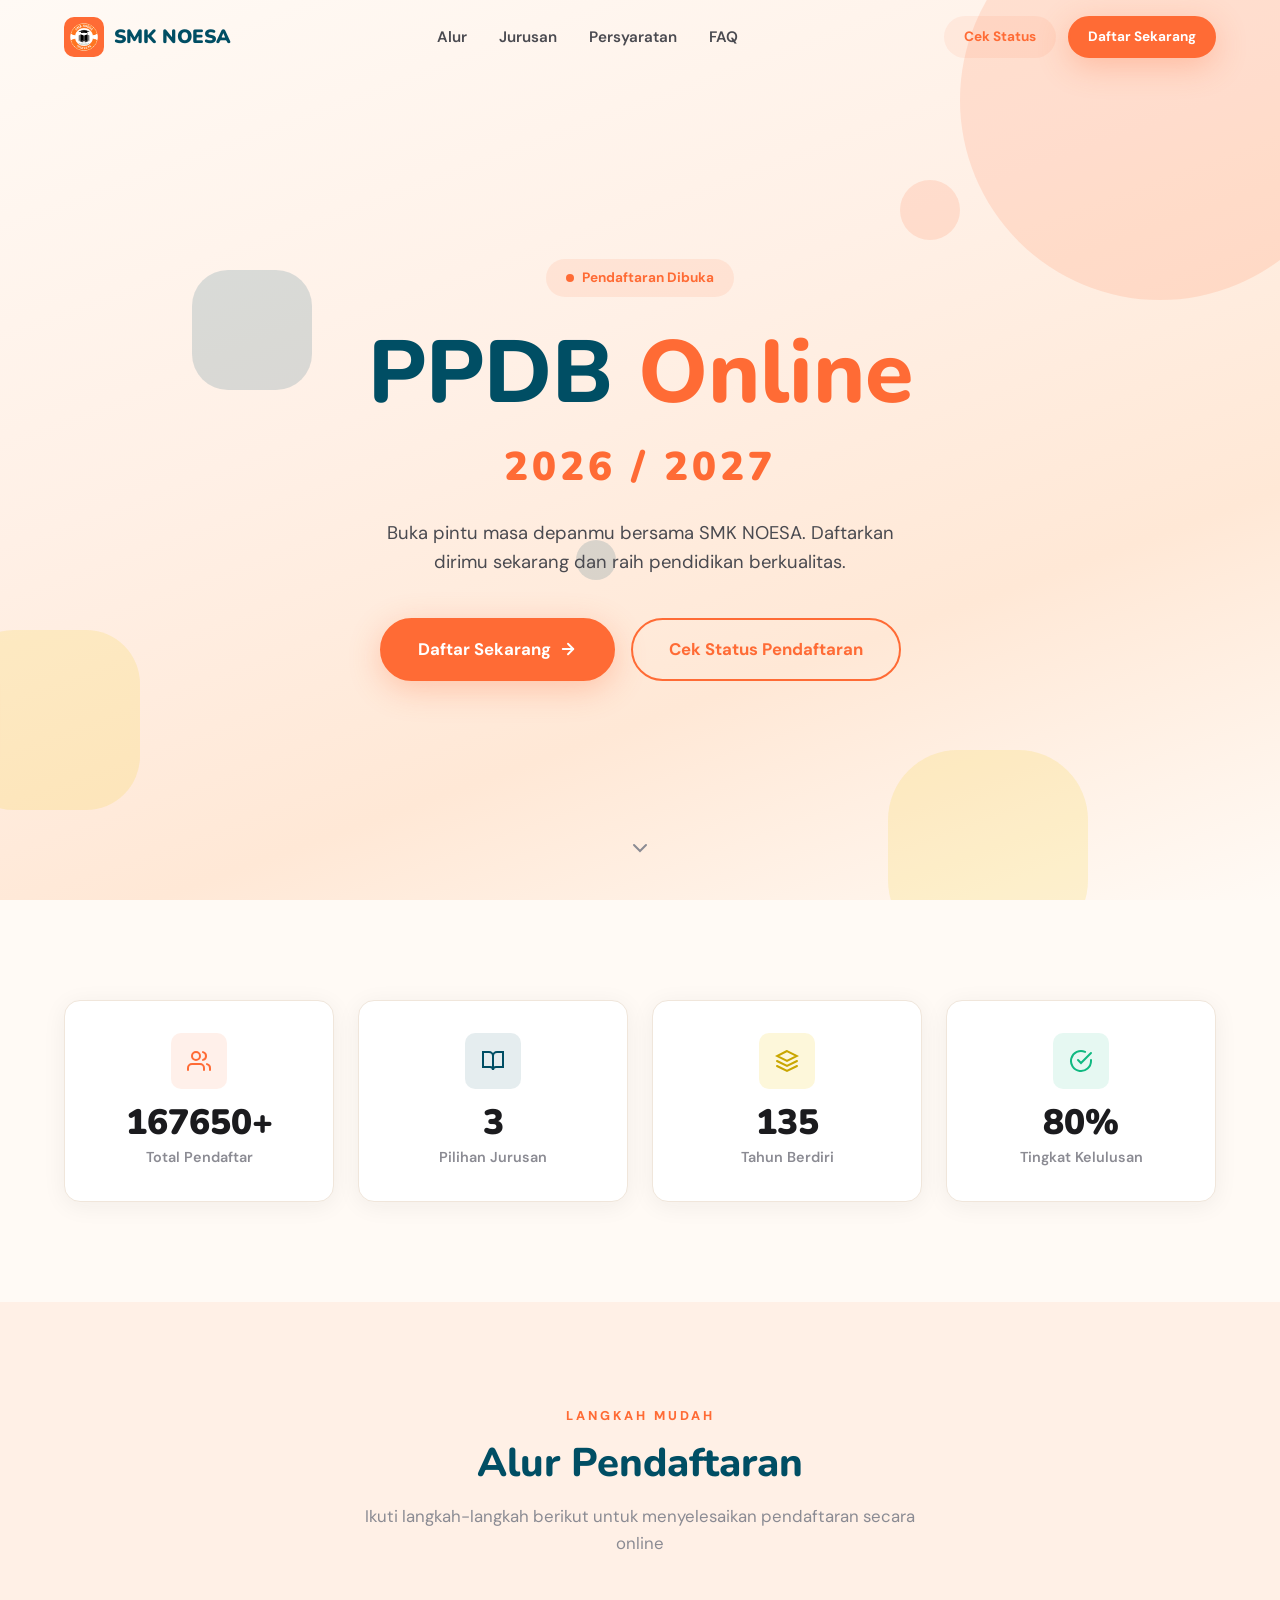
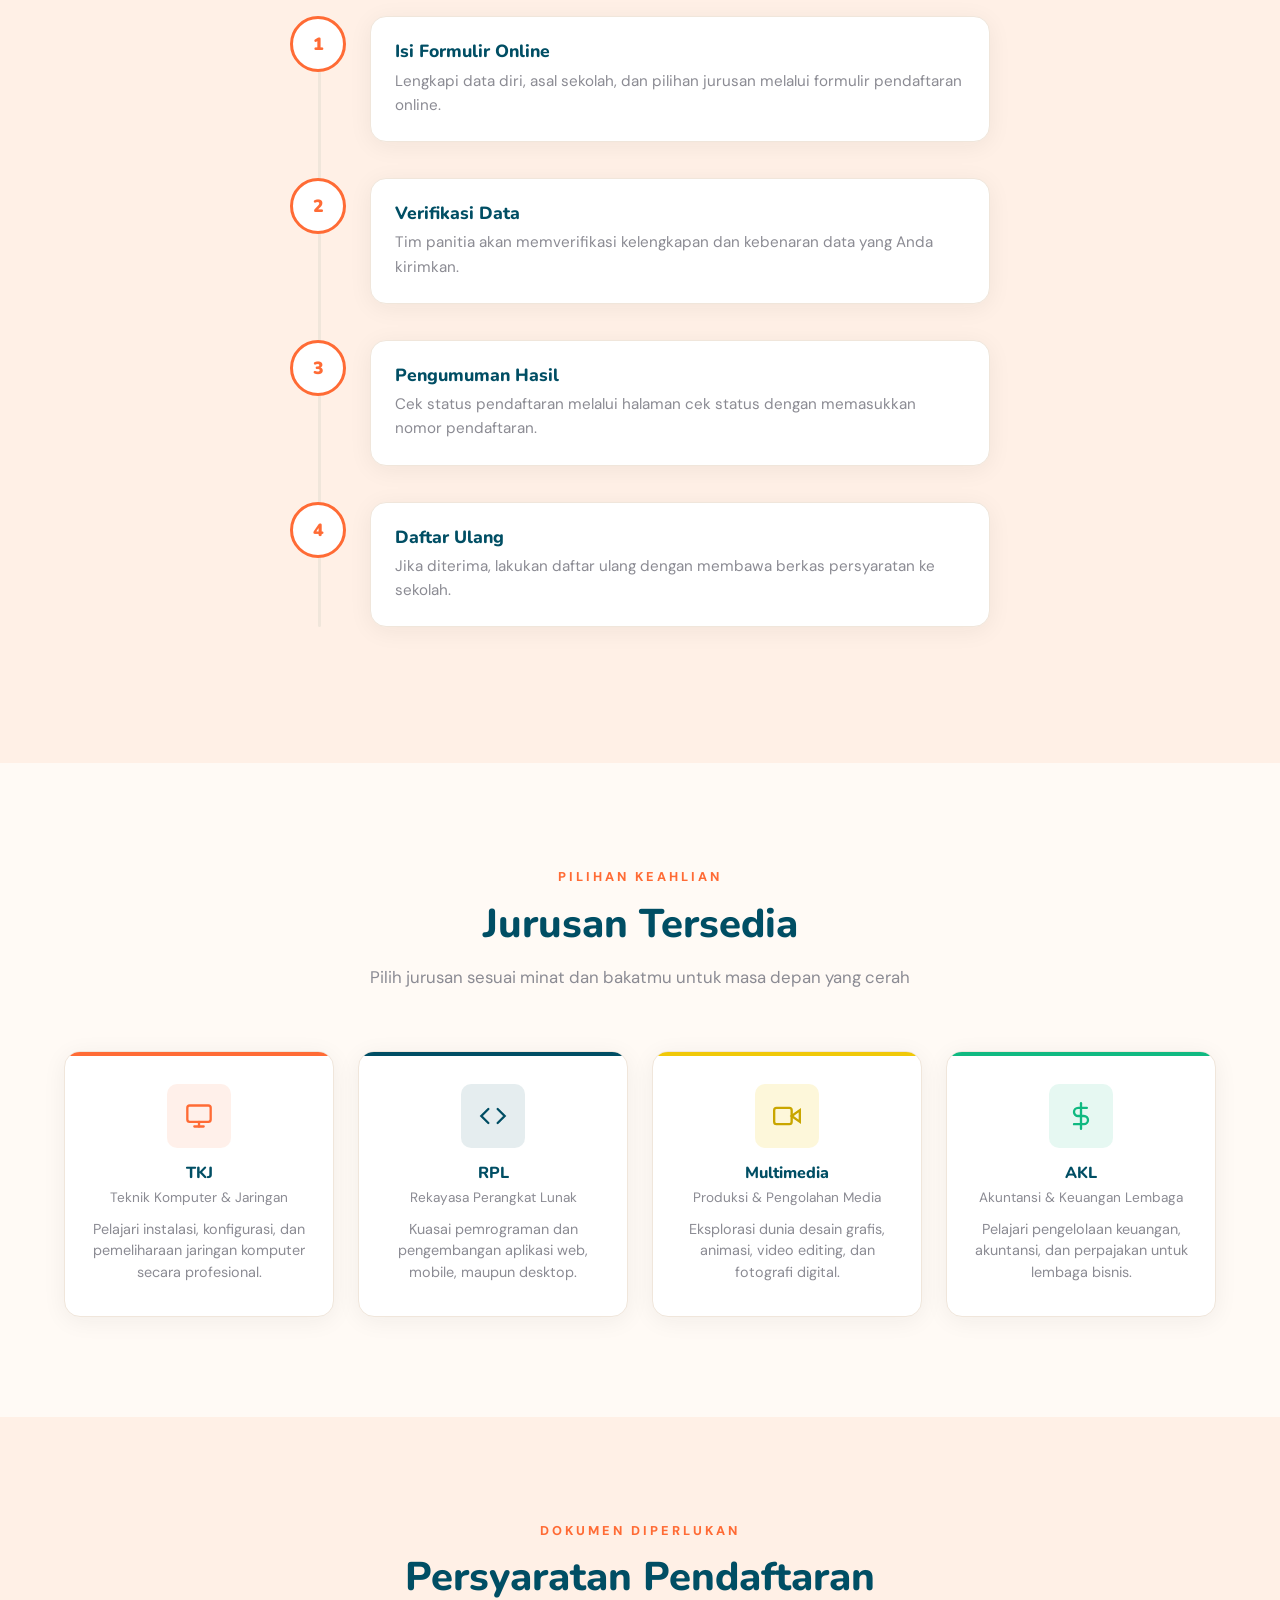
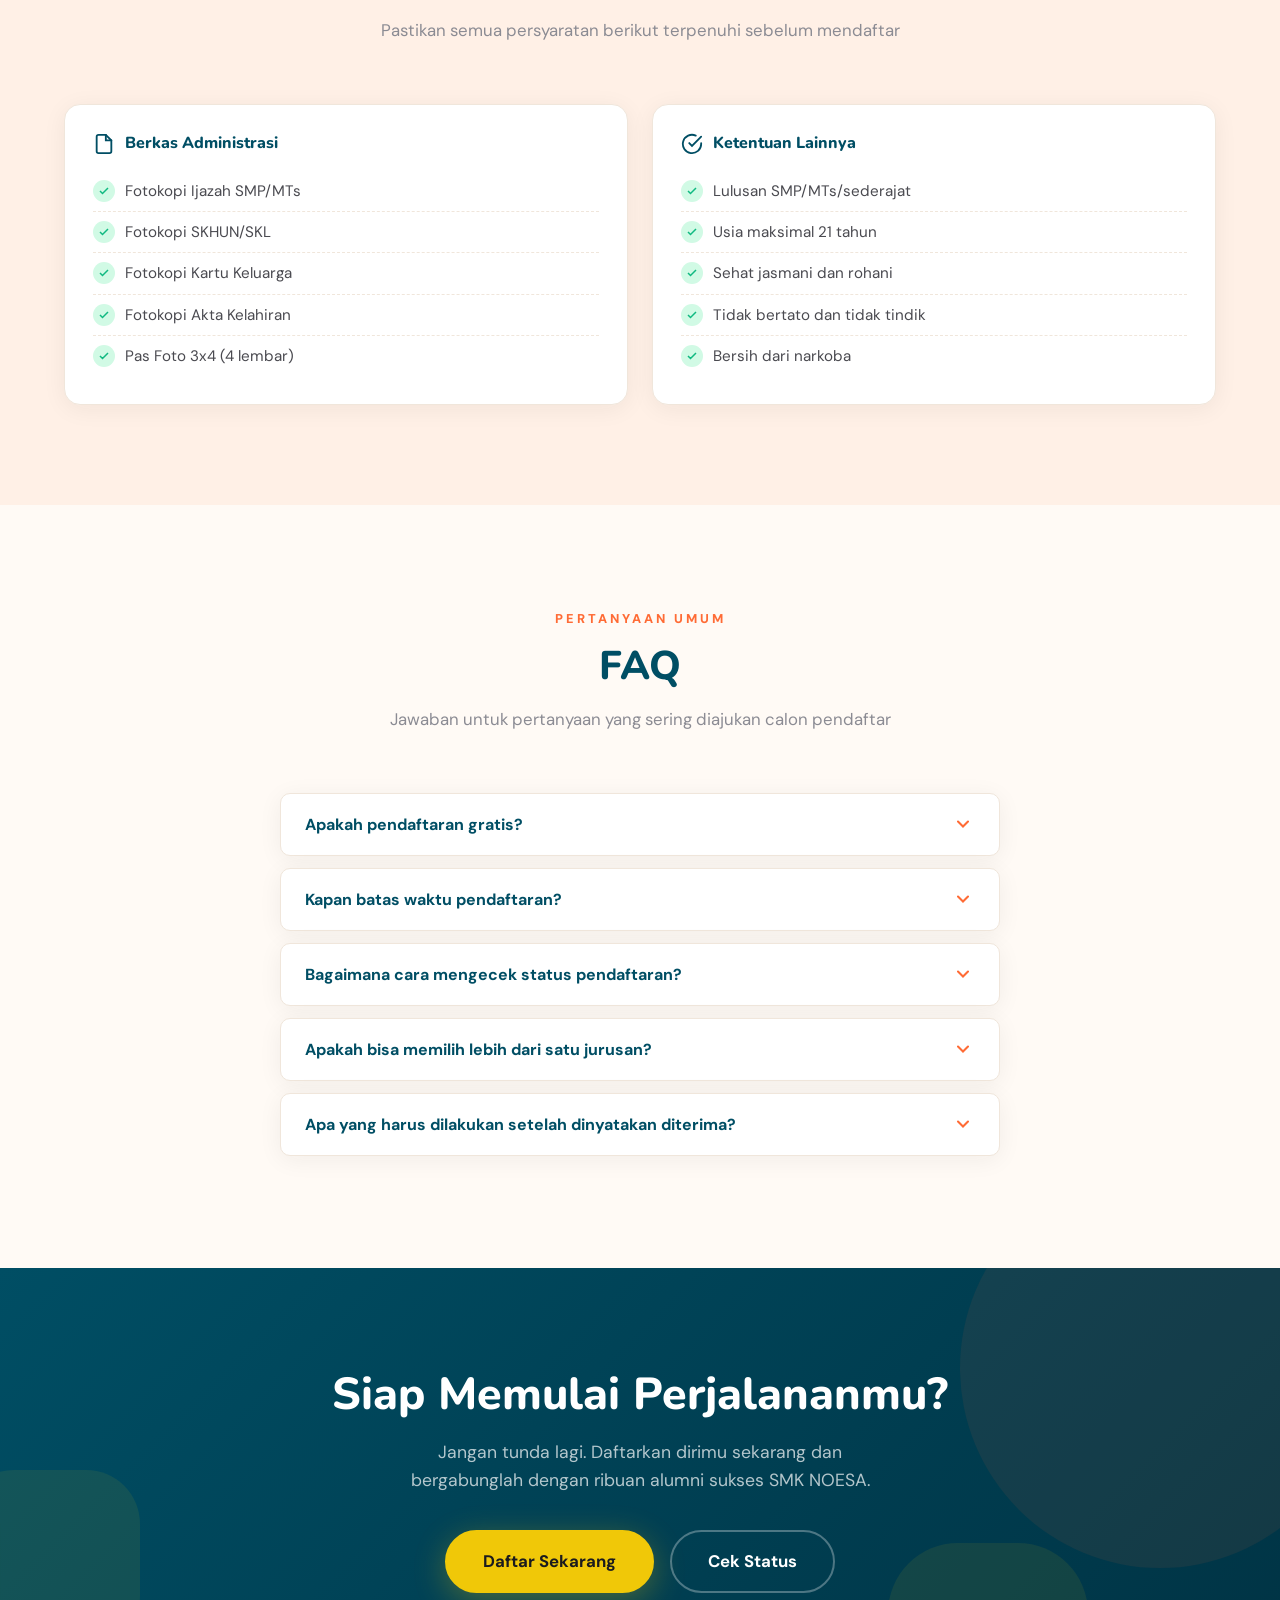
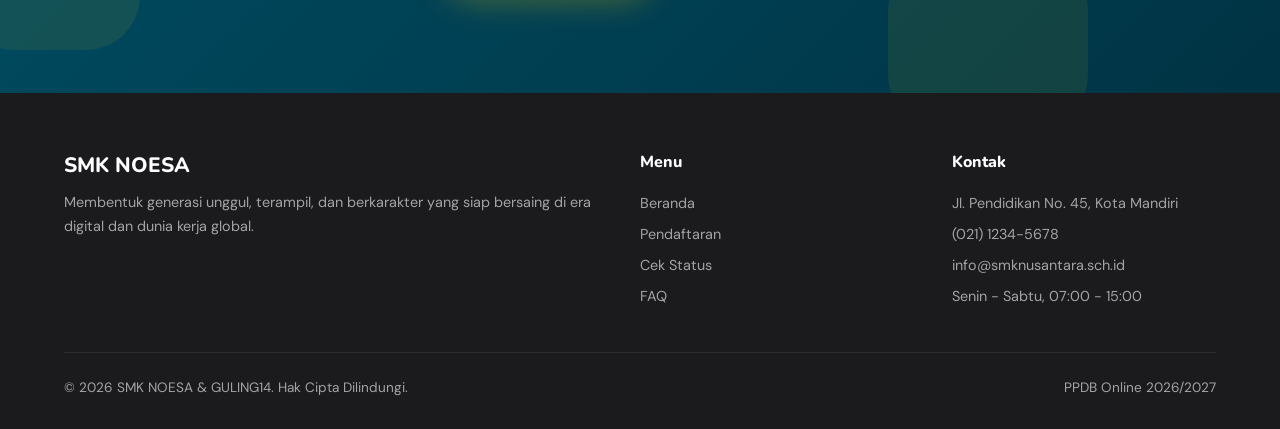
<file: index.html>
<!DOCTYPE html>
<html lang="id">
<head>
  <meta charset="UTF-8">
  <meta name="viewport" content="width=device-width, initial-scale=1.0">
  <title>PPDB 2026/2027 - SMK NOESA</title>
  <link rel="preconnect" href="https://fonts.googleapis.com">
  <link href="https://fonts.googleapis.com/css2?family=DM+Sans:wght@400;500;600;700&family=Nunito:wght@700;800;900&display=swap" rel="stylesheet">
  <link rel="stylesheet" href="style.css">
</head>
<body>

  <!-- Toast Container -->
  <div class="toast-container" id="toastContainer"></div>

  <!-- Navbar -->
  <nav class="navbar">
    <div class="container">
      <a href="index.html" class="nav-logo">
        <div class="nav-logo-icon">
          <img src="asset/logo.png" alt="logo">
        </div>
        <span>SMK NOESA</span>
      </a>
      <div class="nav-links">
        <a href="#alur">Alur</a>
        <a href="#jurusan">Jurusan</a>
        <a href="#persyaratan">Persyaratan</a>
        <a href="#faq">FAQ</a>
      </div>
      <div class="nav-cta">
        <a href="cek-status.html" class="btn btn-ghost btn-sm">Cek Status</a>
        <a href="daftar.html" class="btn btn-primary btn-sm">Daftar Sekarang</a>
        <button class="mobile-toggle" aria-label="Menu">
          <svg width="22" height="22" viewBox="0 0 24 24" fill="none" stroke="currentColor" stroke-width="2" stroke-linecap="round"><line x1="3" y1="6" x2="21" y2="6"/><line x1="3" y1="12" x2="21" y2="12"/><line x1="3" y1="18" x2="21" y2="18"/></svg>
        </button>
      </div>
    </div>
  </nav>

  <!-- Hero -->
  <section class="hero">
    <div class="hero-bg"></div>
    <div class="hero-shapes">
      <div class="shape shape-1"></div>
      <div class="shape shape-2"></div>
      <div class="shape shape-3"></div>
      <div class="shape shape-4"></div>
      <div class="shape shape-5"></div>
      <div class="shape shape-6"></div>
    </div>
    <div class="hero-content container">
      <div class="hero-badge">
        <span class="hero-badge-dot"></span>
        Pendaftaran Dibuka
      </div>
      <h1 class="hero-title font-display">PPDB <span>Online</span></h1>
      <div class="hero-year font-display">2026 / 2027</div>
      <p class="hero-desc">
        Buka pintu masa depanmu bersama SMK NOESA. Daftarkan dirimu sekarang dan raih pendidikan berkualitas.
      </p>
      <div class="hero-buttons">
        <a href="daftar.html" class="btn btn-primary btn-lg">
          Daftar Sekarang
          <svg width="18" height="18" viewBox="0 0 24 24" fill="none" stroke="currentColor" stroke-width="2.5" stroke-linecap="round" stroke-linejoin="round"><line x1="5" y1="12" x2="19" y2="12"/><polyline points="12 5 19 12 12 19"/></svg>
        </a>
        <a href="cek-status.html" class="btn btn-outline btn-lg">Cek Status Pendaftaran</a>
      </div>
    </div>
    <div class="hero-scroll">
      <svg width="24" height="24" viewBox="0 0 24 24" fill="none" stroke="currentColor" stroke-width="2" stroke-linecap="round"><polyline points="6 9 12 15 18 9"/></svg>
    </div>
  </section>

  <!-- Statistik -->
  <section class="section">
    <div class="container">
      <div class="stats-grid">
        <div class="stat-card reveal">
          <div class="stat-icon orange">
            <svg width="24" height="24" viewBox="0 0 24 24" fill="none" stroke="currentColor" stroke-width="2" stroke-linecap="round"><path d="M17 21v-2a4 4 0 0 0-4-4H5a4 4 0 0 0-4 4v2"/><circle cx="9" cy="7" r="4"/><path d="M23 21v-2a4 4 0 0 0-3-3.87"/><path d="M16 3.13a4 4 0 0 1 0 7.75"/></svg>
          </div>
          <div class="stat-number" data-count="208120" data-suffix="+">0</div>
          <div class="stat-label">Total Pendaftar</div>
        </div>
        <div class="stat-card reveal reveal-delay-1">
          <div class="stat-icon teal">
            <svg width="24" height="24" viewBox="0 0 24 24" fill="none" stroke="currentColor" stroke-width="2" stroke-linecap="round"><path d="M2 3h6a4 4 0 0 1 4 4v14a3 3 0 0 0-3-3H2z"/><path d="M22 3h-6a4 4 0 0 0-4 4v14a3 3 0 0 1 3-3h7z"/></svg>
          </div>
          <div class="stat-number" data-count="4">0</div>
          <div class="stat-label">Pilihan Jurusan</div>
        </div>
        <div class="stat-card reveal reveal-delay-2">
          <div class="stat-icon yellow">
            <svg width="24" height="24" viewBox="0 0 24 24" fill="none" stroke="currentColor" stroke-width="2" stroke-linecap="round"><path d="M12 2L2 7l10 5 10-5-10-5z"/><path d="M2 17l10 5 10-5"/><path d="M2 12l10 5 10-5"/></svg>
          </div>
          <div class="stat-number" data-count="167">0</div>
          <div class="stat-label">Tahun Berdiri</div>
        </div>
        <div class="stat-card reveal reveal-delay-3">
          <div class="stat-icon green">
            <svg width="24" height="24" viewBox="0 0 24 24" fill="none" stroke="currentColor" stroke-width="2" stroke-linecap="round"><path d="M22 11.08V12a10 10 0 1 1-5.93-9.14"/><polyline points="22 4 12 14.01 9 11.01"/></svg>
          </div>
          <div class="stat-number" data-count="99" data-suffix="%">0</div>
          <div class="stat-label">Tingkat Kelulusan</div>
        </div>
      </div>
    </div>
  </section>

  <!-- Alur Pendaftaran -->
  <section class="section section-alt" id="alur">
    <div class="container">
      <div class="section-header reveal">
        <div class="section-label">Langkah Mudah</div>
        <h2 class="section-title">Alur Pendaftaran</h2>
        <p class="section-desc">Ikuti langkah-langkah berikut untuk menyelesaikan pendaftaran secara online</p>
      </div>
      <div class="timeline">
        <div class="timeline-item reveal">
          <div class="timeline-dot">1</div>
          <div class="timeline-content">
            <h4>Isi Formulir Online</h4>
            <p>Lengkapi data diri, asal sekolah, dan pilihan jurusan melalui formulir pendaftaran online.</p>
          </div>
        </div>
        <div class="timeline-item reveal reveal-delay-1">
          <div class="timeline-dot">2</div>
          <div class="timeline-content">
            <h4>Verifikasi Data</h4>
            <p>Tim panitia akan memverifikasi kelengkapan dan kebenaran data yang Anda kirimkan.</p>
          </div>
        </div>
        <div class="timeline-item reveal reveal-delay-2">
          <div class="timeline-dot">3</div>
          <div class="timeline-content">
            <h4>Pengumuman Hasil</h4>
            <p>Cek status pendaftaran melalui halaman cek status dengan memasukkan nomor pendaftaran.</p>
          </div>
        </div>
        <div class="timeline-item reveal reveal-delay-3">
          <div class="timeline-dot">4</div>
          <div class="timeline-content">
            <h4>Daftar Ulang</h4>
            <p>Jika diterima, lakukan daftar ulang dengan membawa berkas persyaratan ke sekolah.</p>
          </div>
        </div>
      </div>
    </div>
  </section>

  <!-- Jurusan -->
  <section class="section" id="jurusan">
    <div class="container">
      <div class="section-header reveal">
        <div class="section-label">Pilihan Keahlian</div>
        <h2 class="section-title">Jurusan Tersedia</h2>
        <p class="section-desc">Pilih jurusan sesuai minat dan bakatmu untuk masa depan yang cerah</p>
      </div>
      <div class="jurusan-grid">
        <div class="jurusan-card reveal" data-color="orange">
          <div class="jurusan-icon orange">
            <svg width="28" height="28" viewBox="0 0 24 24" fill="none" stroke="currentColor" stroke-width="2" stroke-linecap="round"><rect x="2" y="3" width="20" height="14" rx="2" ry="2"/><line x1="8" y1="21" x2="16" y2="21"/><line x1="12" y1="17" x2="12" y2="21"/></svg>
          </div>
          <h4>TKJ</h4>
          <div class="jurusan-abbr">Teknik Komputer & Jaringan</div>
          <p>Pelajari instalasi, konfigurasi, dan pemeliharaan jaringan komputer secara profesional.</p>
        </div>
        <div class="jurusan-card reveal reveal-delay-1" data-color="teal">
          <div class="jurusan-icon teal">
            <svg width="28" height="28" viewBox="0 0 24 24" fill="none" stroke="currentColor" stroke-width="2" stroke-linecap="round"><polyline points="16 18 22 12 16 6"/><polyline points="8 6 2 12 8 18"/></svg>
          </div>
          <h4>RPL</h4>
          <div class="jurusan-abbr">Rekayasa Perangkat Lunak</div>
          <p>Kuasai pemrograman dan pengembangan aplikasi web, mobile, maupun desktop.</p>
        </div>
        <div class="jurusan-card reveal reveal-delay-2" data-color="yellow">
          <div class="jurusan-icon yellow">
            <svg width="28" height="28" viewBox="0 0 24 24" fill="none" stroke="currentColor" stroke-width="2" stroke-linecap="round"><polygon points="23 7 16 12 23 17 23 7"/><rect x="1" y="5" width="15" height="14" rx="2" ry="2"/></svg>
          </div>
          <h4>Multimedia</h4>
          <div class="jurusan-abbr">Produksi & Pengolahan Media</div>
          <p>Eksplorasi dunia desain grafis, animasi, video editing, dan fotografi digital.</p>
        </div>
        <div class="jurusan-card reveal reveal-delay-3" data-color="green">
          <div class="jurusan-icon green">
            <svg width="28" height="28" viewBox="0 0 24 24" fill="none" stroke="currentColor" stroke-width="2" stroke-linecap="round"><line x1="12" y1="1" x2="12" y2="23"/><path d="M17 5H9.5a3.5 3.5 0 0 0 0 7h5a3.5 3.5 0 0 1 0 7H6"/></svg>
          </div>
          <h4>AKL</h4>
          <div class="jurusan-abbr">Akuntansi & Keuangan Lembaga</div>
          <p>Pelajari pengelolaan keuangan, akuntansi, dan perpajakan untuk lembaga bisnis.</p>
        </div>
      </div>
    </div>
  </section>

  <!-- Persyaratan -->
  <section class="section section-alt" id="persyaratan">
    <div class="container">
      <div class="section-header reveal">
        <div class="section-label">Dokumen Diperlukan</div>
        <h2 class="section-title">Persyaratan Pendaftaran</h2>
        <p class="section-desc">Pastikan semua persyaratan berikut terpenuhi sebelum mendaftar</p>
      </div>
      <div class="requirements-grid">
        <div class="req-card reveal">
          <h4>
            <svg width="22" height="22" viewBox="0 0 24 24" fill="none" stroke="currentColor" stroke-width="2" stroke-linecap="round"><path d="M14 2H6a2 2 0 0 0-2 2v16a2 2 0 0 0 2 2h12a2 2 0 0 0 2-2V8z"/><polyline points="14 2 14 8 20 8"/></svg>
            Berkas Administrasi
          </h4>
          <ul class="req-list">
            <li><span class="req-check"><svg width="12" height="12" viewBox="0 0 24 24" fill="none" stroke="currentColor" stroke-width="3"><path d="M20 6L9 17l-5-5"/></svg></span> Fotokopi Ijazah SMP/MTs</li>
            <li><span class="req-check"><svg width="12" height="12" viewBox="0 0 24 24" fill="none" stroke="currentColor" stroke-width="3"><path d="M20 6L9 17l-5-5"/></svg></span> Fotokopi SKHUN/SKL</li>
            <li><span class="req-check"><svg width="12" height="12" viewBox="0 0 24 24" fill="none" stroke="currentColor" stroke-width="3"><path d="M20 6L9 17l-5-5"/></svg></span> Fotokopi Kartu Keluarga</li>
            <li><span class="req-check"><svg width="12" height="12" viewBox="0 0 24 24" fill="none" stroke="currentColor" stroke-width="3"><path d="M20 6L9 17l-5-5"/></svg></span> Fotokopi Akta Kelahiran</li>
            <li><span class="req-check"><svg width="12" height="12" viewBox="0 0 24 24" fill="none" stroke="currentColor" stroke-width="3"><path d="M20 6L9 17l-5-5"/></svg></span> Pas Foto 3x4 (4 lembar)</li>
          </ul>
        </div>
        <div class="req-card reveal reveal-delay-1">
          <h4>
            <svg width="22" height="22" viewBox="0 0 24 24" fill="none" stroke="currentColor" stroke-width="2" stroke-linecap="round"><path d="M22 11.08V12a10 10 0 1 1-5.93-9.14"/><polyline points="22 4 12 14.01 9 11.01"/></svg>
            Ketentuan Lainnya
          </h4>
          <ul class="req-list">
            <li><span class="req-check"><svg width="12" height="12" viewBox="0 0 24 24" fill="none" stroke="currentColor" stroke-width="3"><path d="M20 6L9 17l-5-5"/></svg></span> Lulusan SMP/MTs/sederajat</li>
            <li><span class="req-check"><svg width="12" height="12" viewBox="0 0 24 24" fill="none" stroke="currentColor" stroke-width="3"><path d="M20 6L9 17l-5-5"/></svg></span> Usia maksimal 21 tahun</li>
            <li><span class="req-check"><svg width="12" height="12" viewBox="0 0 24 24" fill="none" stroke="currentColor" stroke-width="3"><path d="M20 6L9 17l-5-5"/></svg></span> Sehat jasmani dan rohani</li>
            <li><span class="req-check"><svg width="12" height="12" viewBox="0 0 24 24" fill="none" stroke="currentColor" stroke-width="3"><path d="M20 6L9 17l-5-5"/></svg></span> Tidak bertato dan tidak tindik</li>
            <li><span class="req-check"><svg width="12" height="12" viewBox="0 0 24 24" fill="none" stroke="currentColor" stroke-width="3"><path d="M20 6L9 17l-5-5"/></svg></span> Bersih dari narkoba</li>
          </ul>
        </div>
      </div>
    </div>
  </section>

  <!-- FAQ -->
  <section class="section" id="faq">
    <div class="container">
      <div class="section-header reveal">
        <div class="section-label">Pertanyaan Umum</div>
        <h2 class="section-title">FAQ</h2>
        <p class="section-desc">Jawaban untuk pertanyaan yang sering diajukan calon pendaftar</p>
      </div>
      <div class="faq-list">
        <div class="faq-item reveal">
          <button class="faq-question">
            Apakah pendaftaran gratis?
            <svg class="faq-arrow" width="20" height="20" viewBox="0 0 24 24" fill="none" stroke="currentColor" stroke-width="2.5" stroke-linecap="round"><polyline points="6 9 12 15 18 9"/></svg>
          </button>
          <div class="faq-answer"><div class="faq-answer-inner">Ya, pendaftaran online melalui website ini sepenuhnya gratis. Biaya hanya dikenakan saat daftar ulang setelah dinyatakan diterima.</div></div>
        </div>
        <div class="faq-item reveal reveal-delay-1">
          <button class="faq-question">
            Kapan batas waktu pendaftaran?
            <svg class="faq-arrow" width="20" height="20" viewBox="0 0 24 24" fill="none" stroke="currentColor" stroke-width="2.5" stroke-linecap="round"><polyline points="6 9 12 15 18 9"/></svg>
          </button>
          <div class="faq-answer"><div class="faq-answer-inner">Pendaftaran dibuka mulai 1 Januari hingga 30 Maret 2027. Kami menyarankan untuk mendaftar lebih awal agar mendapat prioritas penyeleksian.</div></div>
        </div>
        <div class="faq-item reveal reveal-delay-2">
          <button class="faq-question">
            Bagaimana cara mengecek status pendaftaran?
            <svg class="faq-arrow" width="20" height="20" viewBox="0 0 24 24" fill="none" stroke="currentColor" stroke-width="2.5" stroke-linecap="round"><polyline points="6 9 12 15 18 9"/></svg>
          </button>
          <div class="faq-answer"><div class="faq-answer-inner">Kunjungi halaman "Cek Status" di menu navigasi, lalu masukkan nomor pendaftaran yang Anda terima setelah mengisi formulir. Status akan menunjukkan: Menunggu, Diterima, atau Ditolak.</div></div>
        </div>
        <div class="faq-item reveal reveal-delay-3">
          <button class="faq-question">
            Apakah bisa memilih lebih dari satu jurusan?
            <svg class="faq-arrow" width="20" height="20" viewBox="0 0 24 24" fill="none" stroke="currentColor" stroke-width="2.5" stroke-linecap="round"><polyline points="6 9 12 15 18 9"/></svg>
          </button>
          <div class="faq-answer"><div class="faq-answer-inner">Ya, Anda wajib memilih 2 jurusan pilihan. Jurusan pilihan 1 merupakan prioritas utama, sedangkan pilihan 2 menjadi alternatif jika pilihan 1 sudah penuh.</div></div>
        </div>
        <div class="faq-item reveal reveal-delay-4">
          <button class="faq-question">
            Apa yang harus dilakukan setelah dinyatakan diterima?
            <svg class="faq-arrow" width="20" height="20" viewBox="0 0 24 24" fill="none" stroke="currentColor" stroke-width="2.5" stroke-linecap="round"><polyline points="6 9 12 15 18 9"/></svg>
          </button>
          <div class="faq-answer"><div class="faq-answer-inner">Setelah diterima, Anda harus melakukan daftar ulang dengan membawa seluruh berkas asli ke sekolah dalam jangka waktu 7 hari kerja setelah pengumuman. Jika melebihi batas waktu, status penerimaan bisa dibatalkan.</div></div>
        </div>
      </div>
    </div>
  </section>

  <!-- CTA -->
  <section class="cta-section">
    <div class="shape shape-1"></div>
    <div class="shape shape-2"></div>
    <div class="shape shape-5"></div>
    <div class="cta-content container">
      <h2 class="font-display reveal">Siap Memulai Perjalananmu?</h2>
      <p class="reveal reveal-delay-1">Jangan tunda lagi. Daftarkan dirimu sekarang dan bergabunglah dengan ribuan alumni sukses SMK NOESA.</p>
      <div class="hero-buttons reveal reveal-delay-2">
        <a href="daftar.html" class="btn btn-primary btn-lg">Daftar Sekarang</a>
        <a href="cek-status.html" class="btn btn-outline btn-lg">Cek Status</a>
      </div>
    </div>
  </section>

  <!-- Footer -->
  <footer class="footer">
    <div class="container">
      <div class="footer-grid">
        <div class="footer-brand">
          <h3 class="font-display">SMK NOESA</h3>
          <p>Membentuk generasi unggul, terampil, dan berkarakter yang siap bersaing di era digital dan dunia kerja global.</p>
        </div>
        <div class="footer-col">
          <h4>Menu</h4>
          <a href="index.html">Beranda</a>
          <a href="daftar.html">Pendaftaran</a>
          <a href="cek-status.html">Cek Status</a>
          <a href="#faq">FAQ</a>
        </div>
        <div class="footer-col">
          <h4>Kontak</h4>
          <a href="#">Jl. Pendidikan No. 45, Kota Mandiri</a>
          <a href="#">(021) 1234-5678</a>
          <a href="#">info@smknusantara.sch.id</a>
          <a href="#">Senin - Sabtu, 07:00 - 15:00</a>
        </div>
      </div>
      <div class="footer-bottom">
        <span>&copy; 2026 SMK NOESA & GULING14. Hak Cipta Dilindungi.</span>
        <span>PPDB Online 2026/2027</span>
      </div>
    </div>
  </footer>

  <script src="utils.js"></script>
  <script src="app.js"></script>
</body>
</html>
</file>
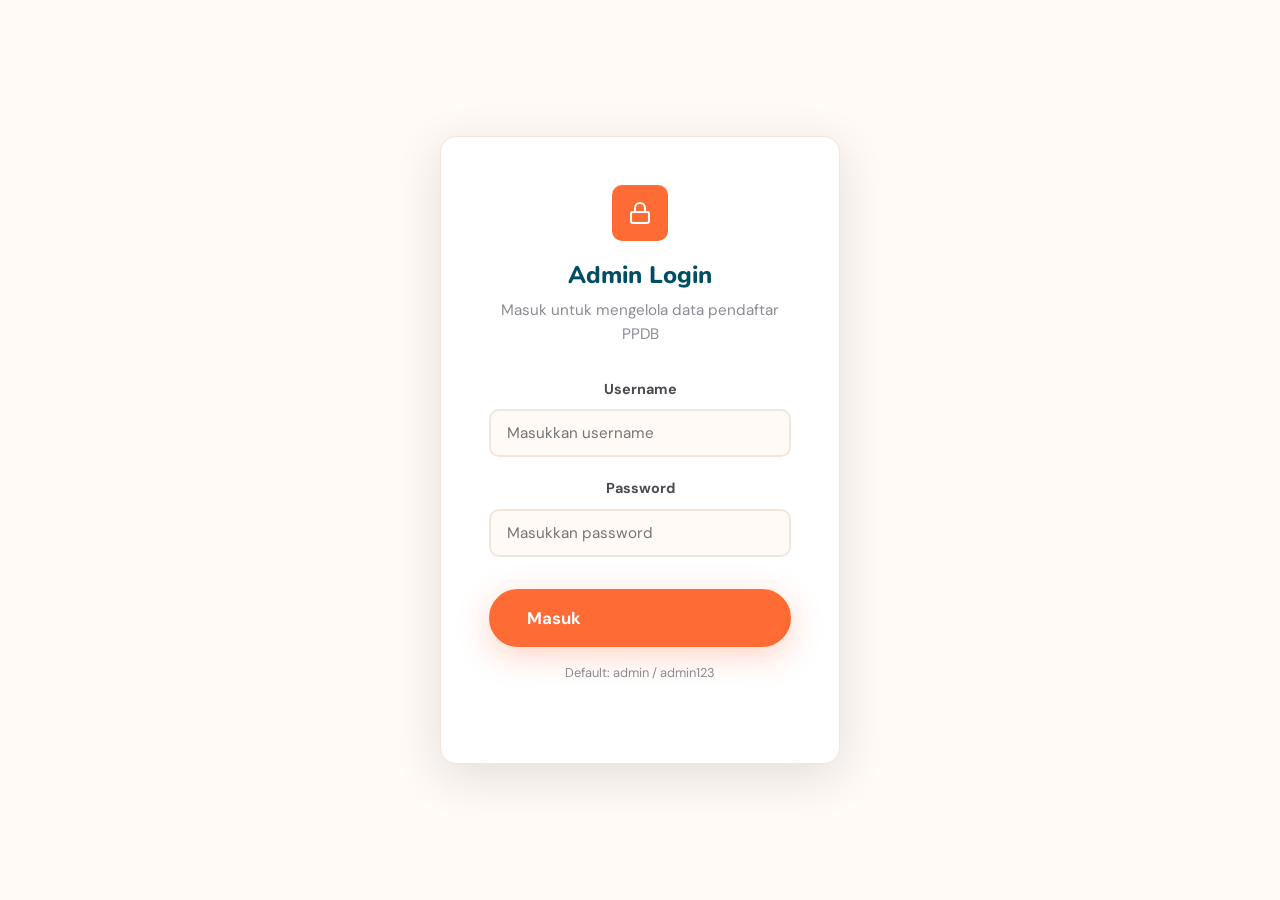
<file: admin.html>
<!DOCTYPE html>
<html lang="id">
<head>
  <meta charset="UTF-8">
  <meta name="viewport" content="width=device-width, initial-scale=1.0">
  <title>Admin Panel - PPDB SMK Nusantara Mandiri</title>
  <link rel="preconnect" href="https://fonts.googleapis.com">
  <link href="https://fonts.googleapis.com/css2?family=DM+Sans:wght@400;500;600;700&family=Nunito:wght@700;800;900&display=swap" rel="stylesheet">
  <link rel="stylesheet" href="style.css">
</head>
<body>

  <div class="toast-container" id="toastContainer"></div>

  <!-- Login Overlay -->
  <div class="admin-login-overlay" id="adminLogin">
    <div class="login-card">
      <div style="width:56px;height:56px;background:var(--primary);border-radius:var(--radius-sm);display:flex;align-items:center;justify-content:center;margin:0 auto 20px">
        <svg width="24" height="24" viewBox="0 0 24 24" fill="none" stroke="#fff" stroke-width="2" stroke-linecap="round"><rect x="3" y="11" width="18" height="11" rx="2" ry="2"/><path d="M7 11V7a5 5 0 0 1 10 0v4"/></svg>
      </div>
      <h2 class="font-display">Admin Login</h2>
      <p>Masuk untuk mengelola data pendaftar PPDB</p>
      <div class="login-error" id="loginError">Username atau password salah!</div>
      <form id="loginForm">
        <div class="form-group">
          <label class="form-label">Username</label>
          <input type="text" id="loginUser" class="form-input" placeholder="Masukkan username" required>
        </div>
        <div class="form-group">
          <label class="form-label">Password</label>
          <input type="password" id="loginPass" class="form-input" placeholder="Masukkan password" required>
        </div>
        <div class="form-actions">
          <button type="submit" class="btn btn-primary btn-lg" style="width:100%">Masuk</button>
        </div>
      </form>
      <p style="margin-top:16px;font-size:0.8rem;color:var(--text-muted)">Default: admin / admin123</p>
    </div>
  </div>

  <!-- Admin Layout -->
  <div class="admin-layout" id="adminLayout">
    <!-- Topbar -->
    <div class="admin-topbar">
      <div class="admin-topbar-title font-display">PPDB <span>Admin</span></div>
      <button class="btn btn-ghost btn-sm" id="logoutBtn">
        <svg width="16" height="16" viewBox="0 0 24 24" fill="none" stroke="currentColor" stroke-width="2" stroke-linecap="round"><path d="M9 21H5a2 2 0 0 1-2-2V5a2 2 0 0 1 2-2h4"/><polyline points="16 17 21 12 16 7"/><line x1="21" y1="12" x2="9" y2="12"/></svg>
        Logout
      </button>
    </div>

    <!-- Content -->
    <div class="container" style="padding-top:24px;padding-bottom:60px">
      <!-- Stats -->
      <div class="admin-stats">
        <div class="admin-stat">
          <div class="admin-stat-icon total">
            <svg width="24" height="24" viewBox="0 0 24 24" fill="none" stroke="currentColor" stroke-width="2" stroke-linecap="round"><path d="M17 21v-2a4 4 0 0 0-4-4H5a4 4 0 0 0-4 4v2"/><circle cx="9" cy="7" r="4"/><path d="M23 21v-2a4 4 0 0 0-3-3.87"/><path d="M16 3.13a4 4 0 0 1 0 7.75"/></svg>
          </div>
          <div>
            <div class="admin-stat-number" id="statTotal">0</div>
            <div class="admin-stat-label">Total Pendaftar</div>
          </div>
        </div>
        <div class="admin-stat">
          <div class="admin-stat-icon pending">
            <svg width="24" height="24" viewBox="0 0 24 24" fill="none" stroke="currentColor" stroke-width="2" stroke-linecap="round"><circle cx="12" cy="12" r="10"/><polyline points="12 6 12 12 16 14"/></svg>
          </div>
          <div>
            <div class="admin-stat-number" id="statPending">0</div>
            <div class="admin-stat-label">Menunggu</div>
          </div>
        </div>
        <div class="admin-stat">
          <div class="admin-stat-icon accepted">
            <svg width="24" height="24" viewBox="0 0 24 24" fill="none" stroke="currentColor" stroke-width="2" stroke-linecap="round"><path d="M22 11.08V12a10 10 0 1 1-5.93-9.14"/><polyline points="22 4 12 14.01 9 11.01"/></svg>
          </div>
          <div>
            <div class="admin-stat-number" id="statAccepted">0</div>
            <div class="admin-stat-label">Diterima</div>
          </div>
        </div>
        <div class="admin-stat">
          <div class="admin-stat-icon rejected">
            <svg width="24" height="24" viewBox="0 0 24 24" fill="none" stroke="currentColor" stroke-width="2" stroke-linecap="round"><circle cx="12" cy="12" r="10"/><line x1="15" y1="9" x2="9" y2="15"/><line x1="9" y1="9" x2="15" y2="15"/></svg>
          </div>
          <div>
            <div class="admin-stat-number" id="statRejected">0</div>
            <div class="admin-stat-label">Ditolak</div>
          </div>
        </div>
      </div>

      <!-- Toolbar -->
      <div class="admin-toolbar">
        <div class="admin-filters">
          <button class="filter-btn active" data-filter="semua">Semua</button>
          <button class="filter-btn" data-filter="pending">Menunggu</button>
          <button class="filter-btn" data-filter="accepted">Diterima</button>
          <button class="filter-btn" data-filter="rejected">Ditolak</button>
        </div>
        <div class="admin-search-wrap">
          <svg width="16" height="16" viewBox="0 0 24 24" fill="none" stroke="currentColor" stroke-width="2" stroke-linecap="round"><circle cx="11" cy="11" r="8"/><line x1="21" y1="21" x2="16.65" y2="16.65"/></svg>
          <input type="text" id="searchInput" class="admin-search" placeholder="Cari nama, NISN, sekolah...">
        </div>
      </div>

      <!-- Table -->
      <div class="table-wrap">
        <table>
          <thead>
            <tr>
              <th>No</th>
              <th>Nama Pendaftar</th>
              <th>Asal Sekolah</th>
              <th>Jurusan 1</th>
              <th>Status</th>
              <th>Aksi</th>
            </tr>
          </thead>
          <tbody id="tableBody">
            <tr>
              <td colspan="7">
                <div class="table-empty">
                  <p>Memuat data...</p>
                </div>
              </td>
            </tr>
          </tbody>
        </table>
      </div>
    </div>
  </div>

  <!-- Modal Detail -->
  <div class="modal-overlay" id="detailModal">
    <div class="modal">
      <div class="modal-header">
        <h3 class="font-display">Detail Pendaftar</h3>
        <button class="modal-close" onclick="closeModal('detailModal')">
          <svg width="18" height="18" viewBox="0 0 24 24" fill="none" stroke="currentColor" stroke-width="2.5" stroke-linecap="round"><line x1="18" y1="6" x2="6" y2="18"/><line x1="6" y1="6" x2="18" y2="18"/></svg>
        </button>
      </div>
      <div id="detailContent"></div>
    </div>
  </div>

  <!-- Modal Konfirmasi -->
  <div class="modal-overlay" id="confirmModal">
    <div class="modal" style="max-width:420px;text-align:center">
      <div style="margin-bottom:20px">
        <svg width="48" height="48" viewBox="0 0 24 24" fill="none" stroke="var(--warning)" stroke-width="1.5" stroke-linecap="round" style="margin:0 auto"><path d="M10.29 3.86L1.82 18a2 2 0 0 0 1.71 3h16.94a2 2 0 0 0 1.71-3L13.71 3.86a2 2 0 0 0-3.42 0z"/><line x1="12" y1="9" x2="12" y2="13"/><line x1="12" y1="17" x2="12.01" y2="17"/></svg>
      </div>
      <h3 class="font-display" id="confirmTitle" style="margin-bottom:12px">Konfirmasi</h3>
      <p id="confirmMessage" style="color:var(--text-secondary);margin-bottom:24px;font-size:0.95rem"></p>
      <div style="display:flex;gap:12px;justify-content:center">
        <button class="btn btn-ghost btn-sm" onclick="closeModal('confirmModal')">Batal</button>
        <button class="btn btn-success btn-sm" id="confirmBtn">Konfirmasi</button>
      </div>
    </div>
  </div>

  <script src="utils.js"></script>
  <script src="admin.js"></script>
</body>
</html>
</file>
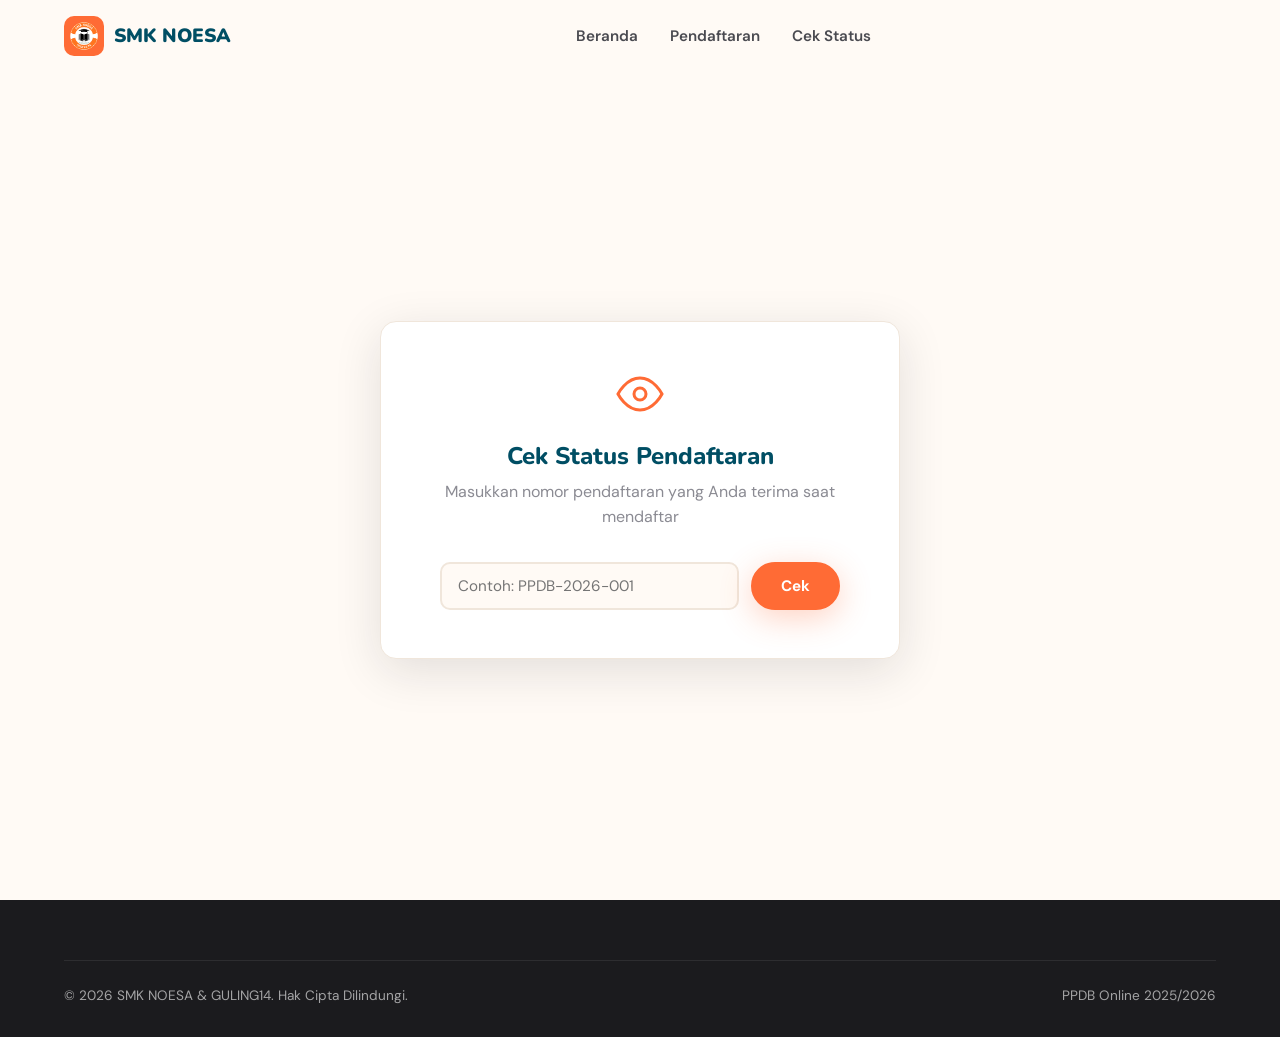
<file: cek-status.html>
<!DOCTYPE html>
<html lang="id">
<head>
  <meta charset="UTF-8">
  <meta name="viewport" content="width=device-width, initial-scale=1.0">
  <title>Cek Status Pendaftaran - PPDB SMK Nusantara Mandiri</title>
  <link rel="preconnect" href="https://fonts.googleapis.com">
  <link href="https://fonts.googleapis.com/css2?family=DM+Sans:wght@400;500;600;700&family=Nunito:wght@700;800;900&display=swap" rel="stylesheet">
  <link rel="stylesheet" href="style.css">
</head>
<body>

  <div class="toast-container" id="toastContainer"></div>

  <!-- Navbar -->
  <nav class="navbar scrolled">
    <div class="container">
      <a href="index.html" class="nav-logo">
        <div class="nav-logo-icon">
          <img src="asset/logo.png" alt="logo">
        </div>
        <span>SMK NOESA</span>
      </a>
      <div class="nav-links">
        <a href="index.html">Beranda</a>
        <a href="daftar.html">Pendaftaran</a>
        <a href="cek-status.html">Cek Status</a>
      </div>
      <div class="nav-cta">
        <button class="mobile-toggle" aria-label="Menu">
          <svg width="22" height="22" viewBox="0 0 24 24" fill="none" stroke="currentColor" stroke-width="2" stroke-linecap="round"><line x1="3" y1="6" x2="21" y2="6"/><line x1="3" y1="12" x2="21" y2="12"/><line x1="3" y1="18" x2="21" y2="18"/></svg>
        </button>
      </div>
    </div>
  </nav>

  <!-- Cek Status Section -->
  <section class="status-page">
    <div class="status-card" style="animation: bounceIn 0.6s var(--bounce)">
      <svg width="48" height="48" viewBox="0 0 24 24" fill="none" stroke="var(--primary)" stroke-width="1.5" stroke-linecap="round" style="margin:0 auto 16px">
        <path d="M1 12s4-8 11-8 11 8 11 8-4 8-11 8-11-8-11-8z"/><circle cx="12" cy="12" r="3"/>
      </svg>
      <h2 class="font-display">Cek Status Pendaftaran</h2>
      <p>Masukkan nomor pendaftaran yang Anda terima saat mendaftar</p>

      <form id="formCekStatus" style="display:flex;gap:12px;max-width:400px;margin:0 auto">
        <input type="text" id="inputNoDaftar" class="form-input" placeholder="Contoh: PPDB-2026-001" style="flex:1">
        <button type="submit" class="btn btn-primary">Cek</button>
      </form>

      <!-- Hasil Pencarian -->
      <div class="status-result" id="statusResult"></div>
    </div>
  </section>

  <!-- Footer -->
  <footer class="footer">
    <div class="container">
      <div class="footer-bottom">
        <span>&copy; 2026 SMK NOESA & GULING14. Hak Cipta Dilindungi.</span>
        <span>PPDB Online 2025/2026</span>
      </div>
    </div>
  </footer>

  <script src="utils.js"></script>
  <script>
    document.addEventListener('DOMContentLoaded', () => {
      // Navbar scroll
      const navbar = document.querySelector('.navbar');
      window.addEventListener('scroll', () => {
        navbar.classList.toggle('scrolled', window.scrollY > 50);
      });

      // Mobile menu
      const mobileToggle = document.querySelector('.mobile-toggle');
      const navLinks = document.querySelector('.nav-links');
      if (mobileToggle && navLinks) {
        mobileToggle.addEventListener('click', () => navLinks.classList.toggle('open'));
      }

      // Cek status form
      const form = document.getElementById('formCekStatus');
      const resultDiv = document.getElementById('statusResult');
      const input = document.getElementById('inputNoDaftar');

      form.addEventListener('submit', (e) => {
        e.preventDefault();
        const noDaftar = input.value.trim().toUpperCase();

        if (!noDaftar) {
          showToast('Masukkan nomor pendaftaran', 'error');
          return;
        }

        const data = getDataPendaftar();
        const pendaftar = data.find(d => d.noDaftar.toUpperCase() === noDaftar);

        if (!pendaftar) {
          resultDiv.innerHTML = `
            <div class="not-found" style="margin-top:16px">
              <svg width="40" height="40" viewBox="0 0 24 24" fill="none" stroke="currentColor" stroke-width="1.5" style="margin-bottom:8px;opacity:0.5"><circle cx="12" cy="12" r="10"/><line x1="15" y1="9" x2="9" y2="15"/><line x1="9" y1="9" x2="15" y2="15"/></svg>
              <p>Nomor pendaftaran <strong>${noDaftar}</strong> tidak ditemukan.</p>
              <p style="font-size:0.85rem;margin-top:4px;color:var(--text-muted)">Pastikan nomor yang dimasukkan sudah benar.</p>
            </div>
          `;
          resultDiv.classList.add('visible');
          return;
        }

        const statusConfig = {
          pending: { label: 'Menunggu Verifikasi', class: 'pending', icon: '<svg width="18" height="18" viewBox="0 0 24 24" fill="none" stroke="currentColor" stroke-width="2.5"><circle cx="12" cy="12" r="10"/><polyline points="12 6 12 12 16 14"/></svg>' },
          accepted: { label: 'Diterima', class: 'accepted', icon: '<svg width="18" height="18" viewBox="0 0 24 24" fill="none" stroke="currentColor" stroke-width="2.5"><path d="M22 11.08V12a10 10 0 1 1-5.93-9.14"/><polyline points="22 4 12 14.01 9 11.01"/></svg>' },
          rejected: { label: 'Ditolak', class: 'rejected', icon: '<svg width="18" height="18" viewBox="0 0 24 24" fill="none" stroke="currentColor" stroke-width="2.5"><circle cx="12" cy="12" r="10"/><line x1="15" y1="9" x2="9" y2="15"/><line x1="9" y1="9" x2="15" y2="15"/></svg>' }
        };

        const s = statusConfig[pendaftar.status];

        resultDiv.innerHTML = `
          <div class="status-badge ${s.class}">${s.icon} ${s.label}</div>
          <div class="status-detail">
            <div class="status-detail-row">
              <span class="status-detail-label">No. Pendaftaran</span>
              <span class="status-detail-value" style="color:var(--primary)">${pendaftar.noDaftar}</span>
            </div>
            <div class="status-detail-row">
              <span class="status-detail-label">Nama Lengkap</span>
              <span class="status-detail-value">${pendaftar.namaLengkap}</span>
            </div>
            <div class="status-detail-row">
              <span class="status-detail-label">Asal Sekolah</span>
              <span class="status-detail-value">${pendaftar.asalSekolah}</span>
            </div>
            <div class="status-detail-row">
              <span class="status-detail-label">Jurusan Pilihan 1</span>
              <span class="status-detail-value">${pendaftar.jurusan1}</span>
            </div>
            <div class="status-detail-row">
              <span class="status-detail-label">Jurusan Pilihan 2</span>
              <span class="status-detail-value">${pendaftar.jurusan2}</span>
            </div>
            <div class="status-detail-row">
              <span class="status-detail-label">Tanggal Daftar</span>
              <span class="status-detail-value">${formatTanggal(pendaftar.tanggalDaftar)}</span>
            </div>
          </div>
          ${pendaftar.status === 'accepted' ? `
            <div style="margin-top:20px;padding:14px;background:var(--success-light);border-radius:var(--radius-sm);color:#065F46;font-size:0.9rem;font-weight:600">
              Selamat! Anda dinyatakan diterima. Segera lakukan daftar ulang dengan membawa berkas asli ke sekolah dalam waktu 7 hari kerja.
            </div>
          ` : ''}
          ${pendaftar.status === 'rejected' ? `
            <div style="margin-top:20px;padding:14px;background:var(--danger-light);border-radius:var(--radius-sm);color:#991B1B;font-size:0.9rem;font-weight:600">
              Maaf, Anda belum dapat diterima pada seleksi ini. Tetap semangat dan jangan menyerah!
            </div>
          ` : ''}
          ${pendaftar.status === 'pending' ? `
            <div style="margin-top:20px;padding:14px;background:var(--warning-light);border-radius:var(--radius-sm);color:#92400E;font-size:0.9rem;font-weight:600">
              Data Anda sedang dalam proses verifikasi oleh panitia. Silakan cek kembali nanti.
            </div>
          ` : ''}
        `;
        resultDiv.classList.add('visible');
      });
    });
  </script>
</body>
</html>
</file>
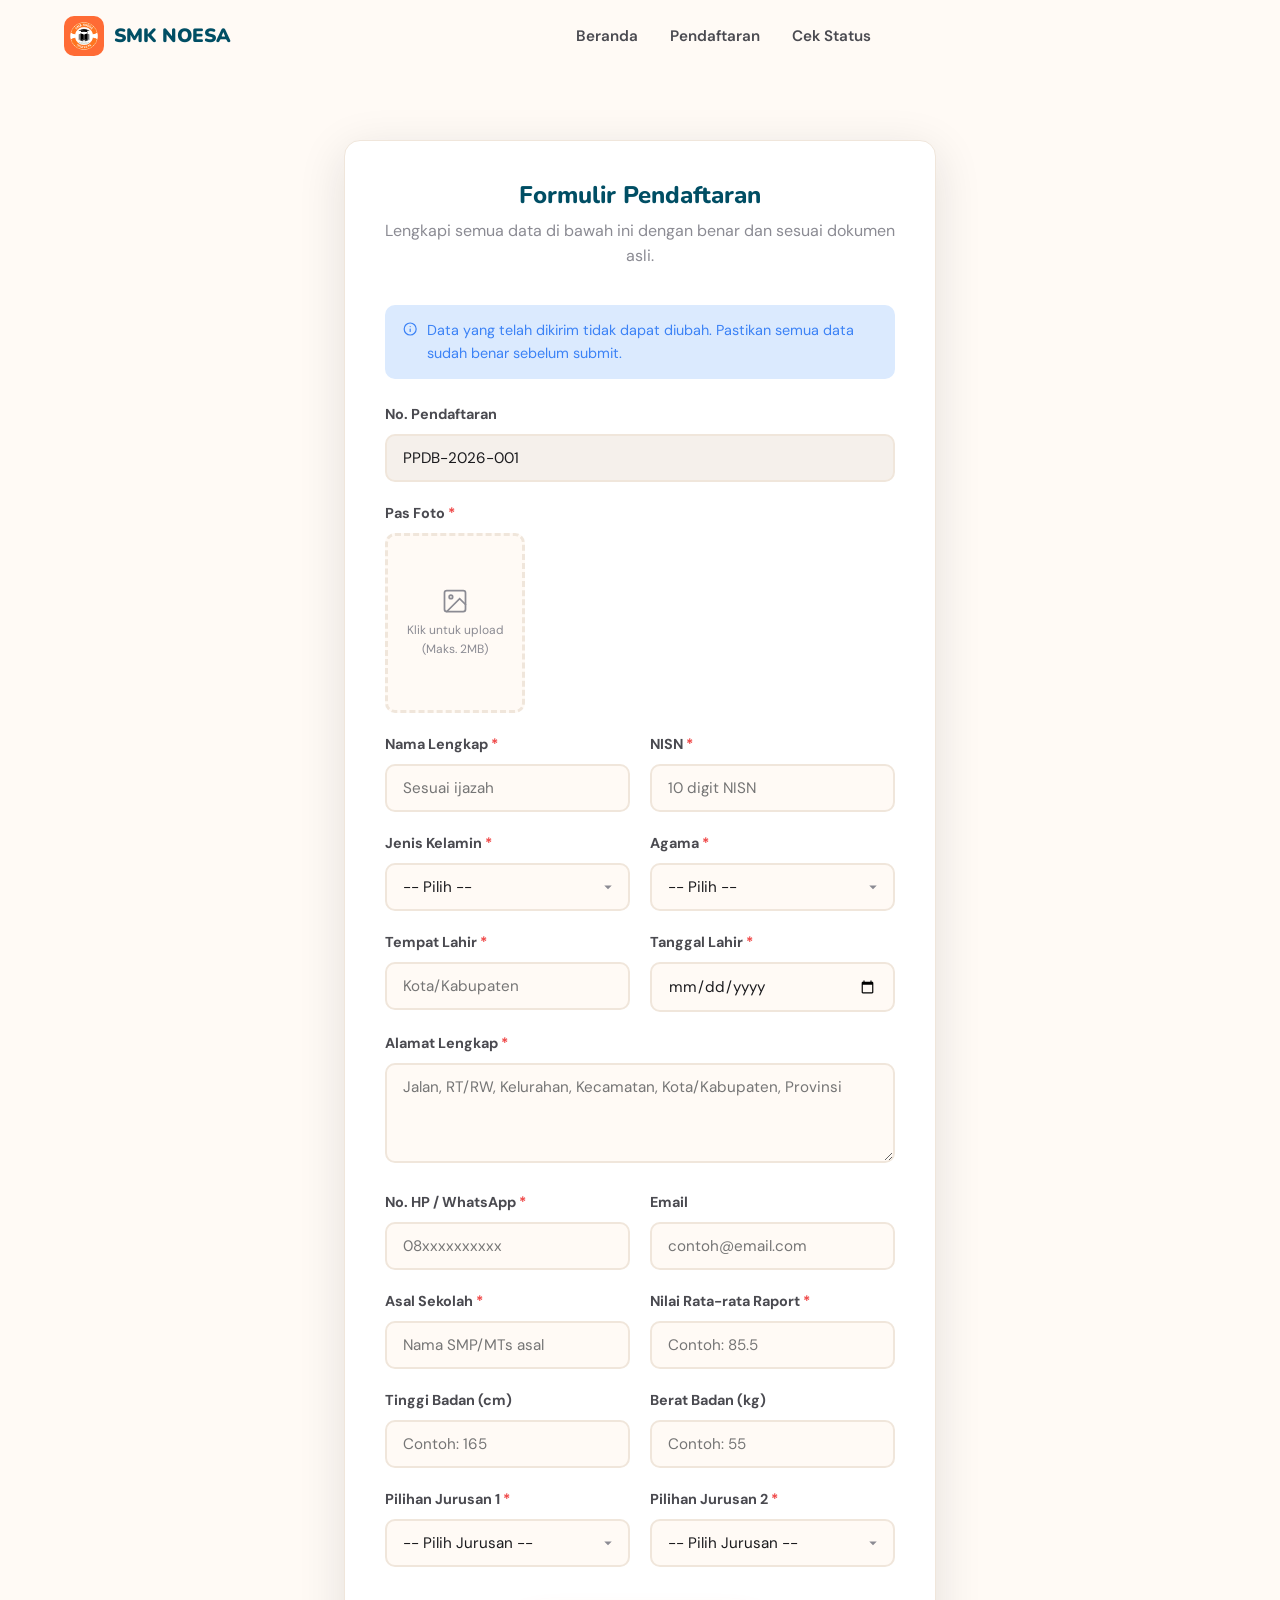
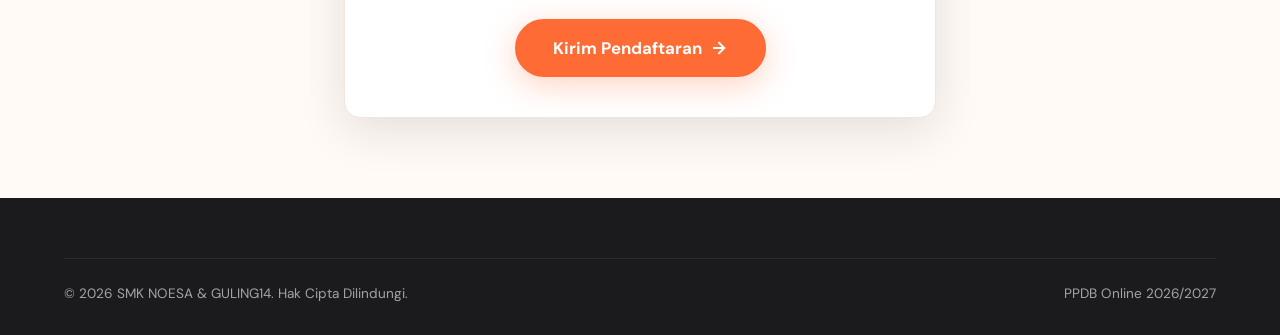
<file: daftar.html>
<!DOCTYPE html>
<html lang="id">
<head>
  <meta charset="UTF-8">
  <meta name="viewport" content="width=device-width, initial-scale=1.0">
  <title>Formulir Pendaftaran - PPDB SMK Nusantara Mandiri</title>
  <link rel="preconnect" href="https://fonts.googleapis.com">
  <link href="https://fonts.googleapis.com/css2?family=DM+Sans:wght@400;500;600;700&family=Nunito:wght@700;800;900&display=swap" rel="stylesheet">
  <link rel="stylesheet" href="style.css">
</head>
<body>

  <div class="toast-container" id="toastContainer"></div>

  <!-- Navbar -->
  <nav class="navbar scrolled">
    <div class="container">
      <a href="index.html" class="nav-logo">
        <div class="nav-logo-icon">
          <img src="asset/logo.png" alt="logo">
        </div>
        <span>SMK NOESA</span>
      </a>
      <div class="nav-links">
        <a href="index.html">Beranda</a>
        <a href="daftar.html">Pendaftaran</a>
        <a href="cek-status.html">Cek Status</a>
      </div>
      <div class="nav-cta">
        <button class="mobile-toggle" aria-label="Menu">
          <svg width="22" height="22" viewBox="0 0 24 24" fill="none" stroke="currentColor" stroke-width="2" stroke-linecap="round"><line x1="3" y1="6" x2="21" y2="6"/><line x1="3" y1="12" x2="21" y2="12"/><line x1="3" y1="18" x2="21" y2="18"/></svg>
        </button>
      </div>
    </div>
  </nav>

  <!-- Form Section -->
  <section class="form-page">
    <div class="container-sm">
      <div class="form-card" id="formContent">
        <div class="form-header">
          <h2 class="font-display">Formulir Pendaftaran</h2>
          <p>Lengkapi semua data di bawah ini dengan benar dan sesuai dokumen asli.</p>
        </div>

        <div class="form-note">
          <svg width="20" height="20" viewBox="0 0 24 24" fill="none" stroke="currentColor" stroke-width="2" stroke-linecap="round"><circle cx="12" cy="12" r="10"/><line x1="12" y1="16" x2="12" y2="12"/><line x1="12" y1="8" x2="12.01" y2="8"/></svg>
          <span>Data yang telah dikirim tidak dapat diubah. Pastikan semua data sudah benar sebelum submit.</span>
        </div>

        <form id="formPendaftaran" novalidate>
          <!-- No. Pendaftaran -->
          <div class="form-group">
            <label class="form-label">No. Pendaftaran</label>
            <input type="text" id="noDaftar" class="form-input" readonly style="background:#f5f0eb;cursor:not-allowed;">
          </div>

          <!-- Foto -->
          <div class="form-group" style="display:flex;align-items:flex-start;gap:20px;flex-wrap:wrap">
            <div>
              <label class="form-label">Pas Foto <span class="required">*</span></label>
              <div class="photo-upload" id="photoUpload">
                <svg class="photo-upload-icon" width="28" height="28" viewBox="0 0 24 24" fill="none" stroke="currentColor" stroke-width="1.5" stroke-linecap="round"><rect x="3" y="3" width="18" height="18" rx="2" ry="2"/><circle cx="8.5" cy="8.5" r="1.5"/><polyline points="21 15 16 10 5 21"/></svg>
                <span class="photo-upload-text">Klik untuk upload<br>(Maks. 2MB)</span>
              </div>
              <input type="file" id="photoInput" accept="image/*" hidden>
            </div>
          </div>

          <div class="form-row">
            <!-- Nama Lengkap -->
            <div class="form-group">
              <label class="form-label">Nama Lengkap <span class="required">*</span></label>
              <input type="text" id="namaLengkap" class="form-input" placeholder="Sesuai ijazah" required>
              <div class="form-error">Nama lengkap wajib diisi</div>
            </div>
            <!-- NISN -->
            <div class="form-group">
              <label class="form-label">NISN <span class="required">*</span></label>
              <input type="text" id="nisn" class="form-input" placeholder="10 digit NISN" maxlength="10" required>
              <div class="form-error">NISN harus berupa 10 digit angka</div>
            </div>
          </div>

          <div class="form-row">
            <!-- Jenis Kelamin -->
            <div class="form-group">
              <label class="form-label">Jenis Kelamin <span class="required">*</span></label>
              <select id="jenkel" class="form-select" required>
                <option value="">-- Pilih --</option>
                <option value="L">Laki-laki</option>
                <option value="P">Perempuan</option>
              </select>
              <div class="form-error">Pilih jenis kelamin</div>
            </div>
            <!-- Agama -->
            <div class="form-group">
              <label class="form-label">Agama <span class="required">*</span></label>
              <select id="agama" class="form-select" required>
                <option value="">-- Pilih --</option>
                <option value="Islam">Islam</option>
                <option value="Kristen Protestan">Kristen Protestan</option>
                <option value="Katolik">Katolik</option>
                <option value="Hindu">Hindu</option>
                <option value="Buddha">Buddha</option>
                <option value="Konghucu">Konghucu</option>
              </select>
              <div class="form-error">Pilih agama</div>
            </div>
          </div>

          <div class="form-row">
            <!-- Tempat Lahir -->
            <div class="form-group">
              <label class="form-label">Tempat Lahir <span class="required">*</span></label>
              <input type="text" id="tempatLahir" class="form-input" placeholder="Kota/Kabupaten" required>
              <div class="form-error">Tempat lahir wajib diisi</div>
            </div>
            <!-- Tanggal Lahir -->
            <div class="form-group">
              <label class="form-label">Tanggal Lahir <span class="required">*</span></label>
              <input type="date" id="tanggalLahir" class="form-input" required>
              <div class="form-error">Tanggal lahir wajib diisi</div>
            </div>
          </div>

          <!-- Alamat -->
          <div class="form-group full">
            <label class="form-label">Alamat Lengkap <span class="required">*</span></label>
            <textarea id="alamat" class="form-textarea" placeholder="Jalan, RT/RW, Kelurahan, Kecamatan, Kota/Kabupaten, Provinsi" required></textarea>
            <div class="form-error">Alamat lengkap wajib diisi</div>
          </div>

          <div class="form-row">
            <!-- No. HP -->
            <div class="form-group">
              <label class="form-label">No. HP / WhatsApp <span class="required">*</span></label>
              <input type="text" id="noHp" class="form-input" placeholder="08xxxxxxxxxx" required>
              <div class="form-error">Format nomor HP tidak valid</div>
            </div>
            <!-- Email -->
            <div class="form-group">
              <label class="form-label">Email</label>
              <input type="email" id="email" class="form-input" placeholder="contoh@email.com">
              <div class="form-error">Format email tidak valid</div>
            </div>
          </div>

          <div class="form-row">
            <!-- Asal Sekolah -->
            <div class="form-group">
              <label class="form-label">Asal Sekolah <span class="required">*</span></label>
              <input type="text" id="asalSekolah" class="form-input" placeholder="Nama SMP/MTs asal" required>
              <div class="form-error">Asal sekolah wajib diisi</div>
            </div>
            <!-- Nilai Rata-rata -->
            <div class="form-group">
              <label class="form-label">Nilai Rata-rata Raport <span class="required">*</span></label>
              <input type="number" id="nilaiRaport" class="form-input" placeholder="Contoh: 85.5" step="0.01" min="0" max="100" required>
              <div class="form-error">Nilai harus antara 0 - 100</div>
            </div>
          </div>

          <div class="form-row">
            <!-- Tinggi Badan -->
            <div class="form-group">
              <label class="form-label">Tinggi Badan (cm)</label>
              <input type="number" id="tinggiBadan" class="form-input" placeholder="Contoh: 165" min="100" max="220">
            </div>
            <!-- Berat Badan -->
            <div class="form-group">
              <label class="form-label">Berat Badan (kg)</label>
              <input type="number" id="beratBadan" class="form-input" placeholder="Contoh: 55" min="30" max="200">
            </div>
          </div>

          <div class="form-row">
            <!-- Jurusan 1 -->
            <div class="form-group">
              <label class="form-label">Pilihan Jurusan 1 <span class="required">*</span></label>
              <select id="jurusan1" class="form-select" required>
                <option value="">-- Pilih Jurusan --</option>
                <option value="TKJ - Teknik Komputer & Jaringan">TKJ - Teknik Komputer & Jaringan</option>
                <option value="RPL - Rekayasa Perangkat Lunak">RPL - Rekayasa Perangkat Lunak</option>
                <option value="Multimedia">Multimedia</option>
                <option value="AKL - Akuntansi & Keuangan Lembaga">AKL - Akuntansi & Keuangan Lembaga</option>
              </select>
              <div class="form-error">Pilih jurusan pilihan 1</div>
            </div>
            <!-- Jurusan 2 -->
            <div class="form-group">
              <label class="form-label">Pilihan Jurusan 2 <span class="required">*</span></label>
              <select id="jurusan2" class="form-select" required>
                <option value="">-- Pilih Jurusan --</option>
                <option value="TKJ - Teknik Komputer & Jaringan">TKJ - Teknik Komputer & Jaringan</option>
                <option value="RPL - Rekayasa Perangkat Lunak">RPL - Rekayasa Perangkat Lunak</option>
                <option value="Multimedia">Multimedia</option>
                <option value="AKL - Akuntansi & Keuangan Lembaga">AKL - Akuntansi & Keuangan Lembaga</option>
              </select>
              <div class="form-error">Pilih jurusan pilihan 2 (berbeda dari pilihan 1)</div>
            </div>
          </div>

          <div class="form-actions">
            <button type="submit" class="btn btn-primary btn-lg">
              Kirim Pendaftaran
              <svg width="18" height="18" viewBox="0 0 24 24" fill="none" stroke="currentColor" stroke-width="2.5" stroke-linecap="round"><line x1="5" y1="12" x2="19" y2="12"/><polyline points="12 5 19 12 12 19"/></svg>
            </button>
          </div>
        </form>
      </div>

      <!-- Success State -->
      <div class="form-card" id="successContent" style="display:none">
        <div class="success-state">
          <div class="success-icon">
            <svg width="36" height="36" viewBox="0 0 24 24" fill="none" stroke="currentColor" stroke-width="2.5" stroke-linecap="round"><path d="M20 6L9 17l-5-5"/></svg>
          </div>
          <h3 class="font-display">Pendaftaran Berhasil!</h3>
          <p>Data kamu telah tersimpan. Simpan nomor pendaftaran berikut untuk mengecek status:</p>
          <div class="success-no" id="successNoDaftar">PPDB-2026-001</div>
          <p style="font-size:0.9rem">Gunakan nomor di atas di halaman <strong>Cek Status</strong> untuk melihat hasil seleksi.</p>
          <div style="margin-top:28px;display:flex;gap:12px;justify-content:center;flex-wrap:wrap">
            <a href="cek-status.html" class="btn btn-primary">
              Cek Status
              <svg width="16" height="16" viewBox="0 0 24 24" fill="none" stroke="currentColor" stroke-width="2.5" stroke-linecap="round"><line x1="5" y1="12" x2="19" y2="12"/><polyline points="12 5 19 12 12 19"/></svg>
            </a>
            <a href="index.html" class="btn btn-outline">Kembali ke Beranda</a>
          </div>
        </div>
      </div>
    </div>
  </section>

  <!-- Footer -->
  <footer class="footer">
    <div class="container">
      <div class="footer-bottom">
        <span>&copy; 2026 SMK NOESA & GULING14. Hak Cipta Dilindungi.</span>
        <span>PPDB Online 2026/2027</span>
      </div>
    </div>
  </footer>

  <script src="utils.js"></script>
  <script src="form.js"></script>
</body>
</html>
</file>
<file: style.css>
/* ============================================
   PPDB SMK Nusantara Mandiri - Stylesheet
   Referensi animasi: flipaclip.com
   ============================================ */

/* --- CSS Variables --- */
:root {
  --primary: #FF6B35;
  --primary-dark: #E55A2B;
  --primary-light: #FF8F65;
  --secondary: #004E64;
  --secondary-light: #006B88;
  --accent: #F0C808;
  --accent-light: #FFD93D;
  --bg: #FFFAF5;
  --bg-alt: #FFF0E6;
  --card: #FFFFFF;
  --text: #1B1B1E;
  --text-secondary: #4A4A50;
  --text-muted: #8B8B93;
  --success: #10B981;
  --success-light: #D1FAE5;
  --danger: #EF4444;
  --danger-light: #FEE2E2;
  --warning: #F59E0B;
  --warning-light: #FEF3C7;
  --info: #3B82F6;
  --info-light: #DBEAFE;
  --border: #F0E6DB;
  --shadow: 0 4px 24px rgba(27,27,30,0.06);
  --shadow-lg: 0 12px 48px rgba(27,27,30,0.12);
  --shadow-primary: 0 8px 32px rgba(255,107,53,0.3);
  --radius: 16px;
  --radius-sm: 10px;
  --radius-xs: 6px;
  --bounce: cubic-bezier(0.34,1.56,0.64,1);
  --smooth: cubic-bezier(0.25,0.46,0.45,0.94);
}

/* --- Reset & Base --- */
*, *::before, *::after { box-sizing: border-box; margin: 0; padding: 0; }
html { scroll-behavior: smooth; -webkit-font-smoothing: antialiased; }
body {
  font-family: 'DM Sans', sans-serif;
  background: var(--bg);
  color: var(--text);
  line-height: 1.6;
  overflow-x: hidden;
}
::selection { background: var(--primary); color: #fff; }
::-webkit-scrollbar { width: 8px; }
::-webkit-scrollbar-track { background: var(--bg-alt); }
::-webkit-scrollbar-thumb { background: var(--primary-light); border-radius: 99px; }
img { max-width: 100%; display: block; }
a { text-decoration: none; color: inherit; }
ul, ol { list-style: none; }
input, select, textarea, button { font-family: inherit; font-size: inherit; }

/* --- Typography --- */
.font-display { font-family: 'Nunito', sans-serif; }
h1, h2, h3, h4 { font-family: 'Nunito', sans-serif; font-weight: 800; line-height: 1.2; }

/* --- Container --- */
.container { max-width: 1200px; margin: 0 auto; padding: 0 24px; }
.container-sm { max-width: 640px; margin: 0 auto; padding: 0 24px; }

/* --- Navbar --- */
.navbar {
  position: fixed; top: 0; left: 0; right: 0; z-index: 1000;
  padding: 16px 0;
  transition: all 0.4s var(--smooth);
}
.navbar.scrolled {
  background: rgba(255,250,245,0.92);
  backdrop-filter: blur(20px);
  -webkit-backdrop-filter: blur(20px);
  box-shadow: 0 2px 20px rgba(0,0,0,0.06);
  padding: 10px 0;
}
.navbar .container {
  display: flex; align-items: center; justify-content: space-between;
}
.nav-logo {
  display: flex; align-items: center; gap: 10px;
  font-family: 'Nunito', sans-serif; font-weight: 900; font-size: 1.2rem;
  color: var(--secondary);
}
.nav-logo-icon {
  width: 40px; height: 40px; background: var(--primary);
  border-radius: var(--radius-sm); display: flex; align-items: center;
  justify-content: center; color: #fff; font-weight: 900; font-size: 0.85rem;
  transition: transform 0.3s var(--bounce);
}
.nav-logo:hover .nav-logo-icon { transform: rotate(-10deg) scale(1.1); }
.nav-links { display: flex; align-items: center; gap: 32px; }
.nav-links a {
  font-weight: 600; font-size: 0.95rem; color: var(--text-secondary);
  position: relative; transition: color 0.3s;
}
.nav-links a::after {
  content: ''; position: absolute; bottom: -4px; left: 0;
  width: 0; height: 3px; background: var(--primary);
  border-radius: 99px; transition: width 0.3s var(--bounce);
}
.nav-links a:hover { color: var(--primary); }
.nav-links a:hover::after { width: 100%; }
.nav-cta { display: flex; align-items: center; gap: 12px; }
.mobile-toggle {
  display: none; background: none; border: none; cursor: pointer;
  width: 40px; height: 40px; border-radius: var(--radius-xs);
  align-items: center; justify-content: center; color: var(--text);
  transition: background 0.3s;
}
.mobile-toggle:hover { background: var(--bg-alt); }

/* --- Buttons --- */
.btn {
  display: inline-flex; align-items: center; gap: 8px;
  padding: 12px 28px; border-radius: 99px; font-weight: 700;
  font-size: 0.95rem; border: 2px solid transparent;
  cursor: pointer; transition: all 0.3s var(--bounce);
  position: relative; overflow: hidden;
}
.btn:active { transform: scale(0.95); }
.btn-primary {
  background: var(--primary); color: #fff; border-color: var(--primary);
  box-shadow: var(--shadow-primary);
}
.btn-primary:hover {
  background: var(--primary-dark); border-color: var(--primary-dark);
  transform: translateY(-2px); box-shadow: 0 12px 40px rgba(255,107,53,0.4);
}
.btn-secondary {
  background: var(--secondary); color: #fff; border-color: var(--secondary);
}
.btn-secondary:hover {
  background: var(--secondary-light); border-color: var(--secondary-light);
  transform: translateY(-2px);
}
.btn-outline {
  background: transparent; color: var(--primary); border-color: var(--primary);
}
.btn-outline:hover {
  background: var(--primary); color: #fff; transform: translateY(-2px);
}
.btn-ghost {
  background: rgba(255,107,53,0.08); color: var(--primary); border-color: transparent;
}
.btn-ghost:hover { background: rgba(255,107,53,0.15); }
.btn-danger { background: var(--danger); color: #fff; border-color: var(--danger); }
.btn-danger:hover { background: #DC2626; transform: translateY(-2px); }
.btn-success { background: var(--success); color: #fff; border-color: var(--success); }
.btn-success:hover { background: #059669; transform: translateY(-2px); }
.btn-sm { padding: 8px 18px; font-size: 0.85rem; }
.btn-lg { padding: 16px 36px; font-size: 1.05rem; }
.btn-icon { width: 40px; height: 40px; padding: 0; justify-content: center; border-radius: var(--radius-sm); }

/* --- Hero --- */
.hero {
  min-height: 100vh; display: flex; align-items: center;
  position: relative; overflow: hidden; padding: 120px 0 80px;
}
.hero-bg {
  position: absolute; inset: 0; z-index: 0;
  background: linear-gradient(160deg, var(--bg) 0%, var(--bg-alt) 40%, #FFE8D6 70%, var(--bg) 100%);
}
.hero-shapes { position: absolute; inset: 0; z-index: 1; pointer-events: none; }
.shape {
  position: absolute; border-radius: 50%; opacity: 0.15;
}
.shape-1 {
  width: 400px; height: 400px; background: var(--primary);
  top: -100px; right: -80px; animation: floatShape 8s ease-in-out infinite;
}
.shape-2 {
  width: 180px; height: 180px; background: var(--accent);
  bottom: 10%; left: -40px; border-radius: 30%; animation: floatShape 6s ease-in-out infinite 1s;
}
.shape-3 {
  width: 120px; height: 120px; background: var(--secondary);
  top: 30%; left: 15%; border-radius: 30%; animation: floatShape 10s ease-in-out infinite 0.5s;
}
.shape-4 {
  width: 60px; height: 60px; background: var(--primary);
  top: 20%; right: 25%; animation: floatShape 5s ease-in-out infinite 2s;
}
.shape-5 {
  width: 200px; height: 200px; background: var(--accent);
  bottom: -50px; right: 15%; border-radius: 35%; animation: floatShape 9s ease-in-out infinite 1.5s;
}
.shape-6 {
  width: 40px; height: 40px; background: var(--secondary);
  top: 60%; left: 45%; animation: floatShape 4s ease-in-out infinite 3s;
}
.hero-content {
  position: relative; z-index: 2; text-align: center;
  max-width: 800px; margin: 0 auto;
}
.hero-badge {
  display: inline-flex; align-items: center; gap: 8px;
  background: rgba(255,107,53,0.1); color: var(--primary);
  padding: 8px 20px; border-radius: 99px; font-weight: 700;
  font-size: 0.85rem; margin-bottom: 24px;
  animation: bounceIn 0.8s var(--bounce) both;
}
.hero-badge-dot {
  width: 8px; height: 8px; background: var(--primary);
  border-radius: 50%; animation: pulse 2s infinite;
}
.hero-title {
  font-size: clamp(3rem, 8vw, 5.5rem); color: var(--secondary);
  margin-bottom: 8px; animation: bounceIn 0.8s var(--bounce) 0.15s both;
}
.hero-title span { color: var(--primary); }
.hero-year {
  font-size: clamp(1.5rem, 4vw, 2.5rem); color: var(--primary);
  font-weight: 900; margin-bottom: 20px; letter-spacing: 4px;
  animation: bounceIn 0.8s var(--bounce) 0.3s both;
}
.hero-desc {
  font-size: 1.15rem; color: var(--text-secondary);
  max-width: 560px; margin: 0 auto 40px;
  animation: bounceIn 0.8s var(--bounce) 0.45s both;
}
.hero-buttons {
  display: flex; gap: 16px; justify-content: center; flex-wrap: wrap;
  animation: bounceIn 0.8s var(--bounce) 0.6s both;
}
.hero-scroll {
  position: absolute; bottom: 32px; left: 50%; transform: translateX(-50%);
  z-index: 2; animation: bounceDown 2s infinite;
  color: var(--text-muted); cursor: pointer;
}

/* --- Sections --- */
.section { padding: 100px 0; }
.section-alt { background: var(--bg-alt); }
.section-header { text-align: center; margin-bottom: 60px; }
.section-label {
  display: inline-block; font-weight: 800; font-size: 0.8rem;
  letter-spacing: 3px; text-transform: uppercase; color: var(--primary);
  margin-bottom: 12px;
}
.section-title { font-size: clamp(1.8rem, 4vw, 2.5rem); color: var(--secondary); margin-bottom: 16px; }
.section-desc { color: var(--text-muted); max-width: 560px; margin: 0 auto; font-size: 1.05rem; }

/* --- Stats --- */
.stats-grid {
  display: grid; grid-template-columns: repeat(4, 1fr); gap: 24px;
}
.stat-card {
  background: var(--card); border-radius: var(--radius); padding: 32px 24px;
  text-align: center; box-shadow: var(--shadow);
  border: 1px solid var(--border);
  transition: all 0.4s var(--bounce);
}
.stat-card:hover { transform: translateY(-6px); box-shadow: var(--shadow-lg); }
.stat-icon {
  width: 56px; height: 56px; border-radius: var(--radius-sm);
  display: flex; align-items: center; justify-content: center;
  margin: 0 auto 16px; font-size: 1.4rem;
}
.stat-icon.orange { background: rgba(255,107,53,0.1); color: var(--primary); }
.stat-icon.teal { background: rgba(0,78,100,0.1); color: var(--secondary); }
.stat-icon.yellow { background: rgba(240,200,8,0.15); color: #C9A600; }
.stat-icon.green { background: rgba(16,185,129,0.1); color: var(--success); }
.stat-number {
  font-family: 'Nunito', sans-serif; font-size: 2.2rem; font-weight: 900;
  color: var(--text); line-height: 1;
}
.stat-label { color: var(--text-muted); font-size: 0.9rem; margin-top: 6px; font-weight: 600; }

/* --- Timeline --- */
.timeline { position: relative; max-width: 700px; margin: 0 auto; }
.timeline::before {
  content: ''; position: absolute; left: 28px; top: 0; bottom: 0;
  width: 3px; background: var(--border); border-radius: 99px;
}
.timeline-item {
  display: flex; gap: 24px; margin-bottom: 36px; position: relative;
}
.timeline-dot {
  width: 56px; height: 56px; min-width: 56px;
  background: var(--card); border: 3px solid var(--primary);
  border-radius: 50%; display: flex; align-items: center;
  justify-content: center; font-family: 'Nunito', sans-serif;
  font-weight: 900; font-size: 1.1rem; color: var(--primary);
  z-index: 1; transition: all 0.3s var(--bounce);
}
.timeline-item:hover .timeline-dot {
  background: var(--primary); color: #fff; transform: scale(1.15);
}
.timeline-content {
  background: var(--card); border-radius: var(--radius); padding: 24px;
  box-shadow: var(--shadow); border: 1px solid var(--border);
  flex: 1; transition: all 0.3s var(--bounce);
}
.timeline-item:hover .timeline-content { transform: translateX(6px); box-shadow: var(--shadow-lg); }
.timeline-content h4 { color: var(--secondary); margin-bottom: 6px; font-size: 1.1rem; }
.timeline-content p { color: var(--text-muted); font-size: 0.95rem; }

/* --- Jurusan Cards --- */
.jurusan-grid { display: grid; grid-template-columns: repeat(auto-fit, minmax(220px, 1fr)); gap: 24px; }
.jurusan-card {
  background: var(--card); border-radius: var(--radius); padding: 32px 24px;
  box-shadow: var(--shadow); border: 1px solid var(--border);
  text-align: center; cursor: default;
  transition: all 0.4s var(--bounce); position: relative; overflow: hidden;
}
.jurusan-card::before {
  content: ''; position: absolute; top: 0; left: 0; right: 0;
  height: 4px; border-radius: var(--radius) var(--radius) 0 0;
  transition: height 0.3s var(--bounce);
}
.jurusan-card:hover::before { height: 6px; }
.jurusan-card:hover { transform: translateY(-8px); box-shadow: var(--shadow-lg); }
.jurusan-card[data-color="orange"]::before { background: var(--primary); }
.jurusan-card[data-color="teal"]::before { background: var(--secondary); }
.jurusan-card[data-color="yellow"]::before { background: var(--accent); }
.jurusan-card[data-color="green"]::before { background: var(--success); }
.jurusan-card[data-color="violet"]::before { background: #8B5CF6; }
.jurusan-icon {
  width: 64px; height: 64px; border-radius: var(--radius-sm);
  display: flex; align-items: center; justify-content: center;
  margin: 0 auto 16px; font-size: 1.5rem;
}
.jurusan-icon.orange { background: rgba(255,107,53,0.1); color: var(--primary); }
.jurusan-icon.teal { background: rgba(0,78,100,0.1); color: var(--secondary); }
.jurusan-icon.yellow { background: rgba(240,200,8,0.15); color: #C9A600; }
.jurusan-icon.green { background: rgba(16,185,129,0.1); color: var(--success); }
.jurusan-icon.violet { background: rgba(139,92,246,0.1); color: #8B5CF6; }
.jurusan-card h4 { color: var(--secondary); margin-bottom: 4px; }
.jurusan-card .jurusan-abbr { color: var(--text-muted); font-size: 0.85rem; margin-bottom: 10px; }
.jurusan-card p { color: var(--text-muted); font-size: 0.9rem; line-height: 1.5; }

/* --- Requirements --- */
.requirements-grid {
  display: grid; grid-template-columns: repeat(auto-fit, minmax(300px, 1fr)); gap: 24px;
}
.req-card {
  background: var(--card); border-radius: var(--radius); padding: 28px;
  box-shadow: var(--shadow); border: 1px solid var(--border);
}
.req-card h4 {
  display: flex; align-items: center; gap: 10px;
  color: var(--secondary); margin-bottom: 16px;
}
.req-card h4 i { color: var(--primary); }
.req-list li {
  display: flex; align-items: flex-start; gap: 10px;
  padding: 8px 0; color: var(--text-secondary); font-size: 0.95rem;
  border-bottom: 1px dashed var(--border);
}
.req-list li:last-child { border-bottom: none; }
.req-check {
  width: 22px; height: 22px; min-width: 22px; border-radius: 50%;
  background: var(--success-light); color: var(--success);
  display: flex; align-items: center; justify-content: center;
  font-size: 0.7rem; margin-top: 1px;
}

/* --- FAQ Accordion --- */
.faq-list { max-width: 720px; margin: 0 auto; }
.faq-item {
  background: var(--card); border-radius: var(--radius-sm);
  margin-bottom: 12px; box-shadow: var(--shadow); border: 1px solid var(--border);
  overflow: hidden; transition: box-shadow 0.3s;
}
.faq-item:hover { box-shadow: var(--shadow-lg); }
.faq-question {
  display: flex; align-items: center; justify-content: space-between;
  padding: 20px 24px; cursor: pointer; font-weight: 700;
  color: var(--secondary); transition: color 0.3s; background: none; border: none;
  width: 100%; text-align: left; font-size: 1rem;
}
.faq-question:hover { color: var(--primary); }
.faq-arrow {
  transition: transform 0.3s var(--bounce); color: var(--primary);
  min-width: 24px;
}
.faq-item.open .faq-arrow { transform: rotate(180deg); }
.faq-answer {
  max-height: 0; overflow: hidden; transition: max-height 0.4s var(--smooth);
}
.faq-answer-inner { padding: 0 24px 20px; color: var(--text-muted); line-height: 1.7; }
.faq-item.open .faq-answer { max-height: 300px; }

/* --- CTA Section --- */
.cta-section {
  padding: 100px 0; text-align: center;
  background: linear-gradient(135deg, var(--secondary) 0%, #003344 100%);
  position: relative; overflow: hidden;
}
.cta-section .shape { opacity: 0.08; }
.cta-content { position: relative; z-index: 2; }
.cta-section h2 { color: #fff; font-size: clamp(1.8rem, 4vw, 2.8rem); margin-bottom: 16px; }
.cta-section p { color: rgba(255,255,255,0.7); font-size: 1.1rem; margin-bottom: 36px; max-width: 500px; margin-left: auto; margin-right: auto; }
.cta-section .btn-primary { background: var(--accent); color: var(--text); border-color: var(--accent); box-shadow: 0 8px 32px rgba(240,200,8,0.3); }
.cta-section .btn-primary:hover { background: var(--accent-light); border-color: var(--accent-light); }
.cta-section .btn-outline { border-color: rgba(255,255,255,0.3); color: #fff; }
.cta-section .btn-outline:hover { background: rgba(255,255,255,0.1); border-color: rgba(255,255,255,0.5); }

/* --- Footer --- */
.footer { background: var(--text); color: rgba(255,255,255,0.6); padding: 60px 0 30px; }
.footer-grid { display: grid; grid-template-columns: 2fr 1fr 1fr; gap: 48px; margin-bottom: 40px; }
.footer-brand h3 { color: #fff; margin-bottom: 12px; font-size: 1.3rem; }
.footer-brand p { font-size: 0.9rem; line-height: 1.7; }
.footer-col h4 { color: #fff; font-size: 1rem; margin-bottom: 16px; }
.footer-col a { display: block; padding: 4px 0; font-size: 0.9rem; transition: color 0.3s; }
.footer-col a:hover { color: var(--primary-light); }
.footer-bottom {
  border-top: 1px solid rgba(255,255,255,0.08); padding-top: 24px;
  display: flex; justify-content: space-between; align-items: center;
  font-size: 0.85rem; flex-wrap: wrap; gap: 12px;
}

/* --- Form Page --- */
.form-page { padding: 140px 0 80px; min-height: 100vh; }
.form-card {
  background: var(--card); border-radius: var(--radius); padding: 40px;
  box-shadow: var(--shadow-lg); border: 1px solid var(--border);
}
.form-header { text-align: center; margin-bottom: 36px; }
.form-header h2 { color: var(--secondary); margin-bottom: 8px; }
.form-header p { color: var(--text-muted); }
.form-row { display: grid; grid-template-columns: 1fr 1fr; gap: 20px; }
.form-group { margin-bottom: 20px; }
.form-group.full { grid-column: 1 / -1; }
.form-label {
  display: block; font-weight: 700; font-size: 0.9rem;
  color: var(--text-secondary); margin-bottom: 8px;
}
.form-label .required { color: var(--danger); }
.form-input, .form-select, .form-textarea {
  width: 100%; padding: 12px 16px; border: 2px solid var(--border);
  border-radius: var(--radius-sm); font-size: 0.95rem;
  background: var(--bg); color: var(--text);
  transition: all 0.3s var(--bounce); outline: none;
}
.form-input:focus, .form-select:focus, .form-textarea:focus {
  border-color: var(--primary); background: #fff;
  box-shadow: 0 0 0 4px rgba(255,107,53,0.1);
}
.form-input.error, .form-select.error { border-color: var(--danger); }
.form-error { color: var(--danger); font-size: 0.8rem; margin-top: 4px; display: none; }
.form-input.error + .form-error, .form-select.error + .form-error { display: block; }
.form-textarea { resize: vertical; min-height: 100px; }
.form-select { appearance: none; cursor: pointer;
  background-image: url("data:image/svg+xml,%3Csvg xmlns='http://www.w3.org/2000/svg' width='12' height='12' fill='%238B8B93' viewBox='0 0 16 16'%3E%3Cpath d='M8 11L3 6h10z'/%3E%3C/svg%3E");
  background-repeat: no-repeat; background-position: right 14px center;
  padding-right: 36px;
}
.form-note {
  background: var(--info-light); color: var(--info); padding: 14px 18px;
  border-radius: var(--radius-sm); font-size: 0.9rem;
  margin-bottom: 24px; display: flex; align-items: flex-start; gap: 10px;
}
.form-actions { text-align: center; margin-top: 32px; }

/* --- Photo Upload --- */
.photo-upload {
  width: 140px; height: 180px; border: 3px dashed var(--border);
  border-radius: var(--radius-sm); display: flex; flex-direction: column;
  align-items: center; justify-content: center; cursor: pointer;
  transition: all 0.3s var(--bounce); overflow: hidden;
  position: relative; background: var(--bg);
}
.photo-upload:hover { border-color: var(--primary); background: rgba(255,107,53,0.03); }
.photo-upload img {
  position: absolute; inset: 0; width: 100%; height: 100%; object-fit: cover;
}
.photo-upload-icon { color: var(--text-muted); margin-bottom: 6px; }
.photo-upload-text { font-size: 0.75rem; color: var(--text-muted); text-align: center; padding: 0 8px; }
.photo-upload.has-photo .photo-upload-icon,
.photo-upload.has-photo .photo-upload-text { display: none; }

/* --- Check Status Page --- */
.status-page { padding: 160px 0 80px; min-height: 100vh; display: flex; align-items: center; }
.status-card {
  background: var(--card); border-radius: var(--radius); padding: 48px;
  box-shadow: var(--shadow-lg); border: 1px solid var(--border);
  text-align: center; max-width: 520px; margin: 0 auto; width: 100%;
}
.status-card h2 { color: var(--secondary); margin-bottom: 8px; }
.status-card > p { color: var(--text-muted); margin-bottom: 32px; }
.status-result { display: none; margin-top: 32px; padding-top: 32px; border-top: 1px solid var(--border); }
.status-result.visible { display: block; animation: bounceIn 0.5s var(--bounce); }
.status-badge {
  display: inline-flex; align-items: center; gap: 8px;
  padding: 10px 24px; border-radius: 99px; font-weight: 800;
  font-size: 1rem; margin-bottom: 20px;
}
.status-badge.pending { background: var(--warning-light); color: #92400E; }
.status-badge.accepted { background: var(--success-light); color: #065F46; }
.status-badge.rejected { background: var(--danger-light); color: #991B1B; }
.status-detail { text-align: left; }
.status-detail-row {
  display: flex; justify-content: space-between; padding: 10px 0;
  border-bottom: 1px dashed var(--border); font-size: 0.95rem;
}
.status-detail-row:last-child { border-bottom: none; }
.status-detail-label { color: var(--text-muted); font-weight: 600; }
.status-detail-value { color: var(--text); font-weight: 700; }
.not-found { color: var(--danger); font-weight: 700; }

/* --- Admin --- */
.admin-login-overlay {
  position: fixed; inset: 0; z-index: 9999; background: var(--bg);
  display: flex; align-items: center; justify-content: center;
  transition: opacity 0.4s, visibility 0.4s;
}
.admin-login-overlay.hidden { opacity: 0; visibility: hidden; pointer-events: none; }
.login-card {
  background: var(--card); border-radius: var(--radius); padding: 48px;
  box-shadow: var(--shadow-lg); border: 1px solid var(--border);
  width: 100%; max-width: 400px; text-align: center;
  animation: bounceIn 0.6s var(--bounce);
}
.login-card h2 { color: var(--secondary); margin-bottom: 8px; }
.login-card > p { color: var(--text-muted); margin-bottom: 32px; font-size: 0.95rem; }
.login-error {
  background: var(--danger-light); color: var(--danger); padding: 10px 16px;
  border-radius: var(--radius-xs); font-size: 0.85rem; font-weight: 600;
  margin-bottom: 16px; display: none;
}
.login-error.visible { display: block; }

.admin-layout { display: none; min-height: 100vh; padding-top: 80px; }
.admin-layout.visible { display: block; }
.admin-topbar {
  position: fixed; top: 0; left: 0; right: 0; z-index: 100;
  background: rgba(255,250,245,0.95); backdrop-filter: blur(20px);
  border-bottom: 1px solid var(--border); padding: 0 24px; height: 72px;
  display: flex; align-items: center; justify-content: space-between;
}
.admin-topbar-title { font-family: 'Nunito', sans-serif; font-weight: 800; color: var(--secondary); }
.admin-topbar-title span { color: var(--primary); }

.admin-stats {
  display: grid; grid-template-columns: repeat(4, 1fr); gap: 20px; margin-bottom: 32px;
}
.admin-stat {
  background: var(--card); border-radius: var(--radius); padding: 24px;
  box-shadow: var(--shadow); border: 1px solid var(--border);
  display: flex; align-items: center; gap: 16px;
  transition: transform 0.3s var(--bounce);
}
.admin-stat:hover { transform: translateY(-4px); }
.admin-stat-icon {
  width: 52px; height: 52px; border-radius: var(--radius-sm);
  display: flex; align-items: center; justify-content: center; font-size: 1.3rem;
}
.admin-stat-icon.total { background: var(--info-light); color: var(--info); }
.admin-stat-icon.pending { background: var(--warning-light); color: var(--warning); }
.admin-stat-icon.accepted { background: var(--success-light); color: var(--success); }
.admin-stat-icon.rejected { background: var(--danger-light); color: var(--danger); }
.admin-stat-number { font-family: 'Nunito', sans-serif; font-size: 1.8rem; font-weight: 900; line-height: 1; }
.admin-stat-label { color: var(--text-muted); font-size: 0.85rem; font-weight: 600; }

.admin-toolbar {
  display: flex; align-items: center; justify-content: space-between;
  gap: 16px; margin-bottom: 24px; flex-wrap: wrap;
}
.admin-filters { display: flex; gap: 8px; flex-wrap: wrap; }
.filter-btn {
  padding: 8px 20px; border-radius: 99px; border: 2px solid var(--border);
  background: var(--card); color: var(--text-muted); font-weight: 700;
  font-size: 0.85rem; cursor: pointer; transition: all 0.3s var(--bounce);
}
.filter-btn:hover { border-color: var(--primary); color: var(--primary); }
.filter-btn.active { background: var(--primary); border-color: var(--primary); color: #fff; }
.admin-search {
  padding: 10px 16px 10px 40px; border: 2px solid var(--border);
  border-radius: 99px; background: var(--card); font-size: 0.9rem;
  width: 260px; outline: none; transition: all 0.3s;
}
.admin-search:focus { border-color: var(--primary); box-shadow: 0 0 0 4px rgba(255,107,53,0.1); }
.admin-search-wrap { position: relative; }
.admin-search-wrap i { position: absolute; left: 14px; top: 50%; transform: translateY(-50%); color: var(--text-muted); }

/* --- Table --- */
.table-wrap {
  background: var(--card); border-radius: var(--radius);
  box-shadow: var(--shadow); border: 1px solid var(--border); overflow: hidden;
}
.table-wrap table { width: 100%; border-collapse: collapse; }
.table-wrap th {
  background: var(--bg-alt); padding: 14px 18px; text-align: left;
  font-weight: 800; font-size: 0.8rem; color: var(--text-muted);
  text-transform: uppercase; letter-spacing: 1px;
}
.table-wrap td {
  padding: 14px 18px; border-top: 1px solid var(--border);
  font-size: 0.9rem; color: var(--text-secondary);
  vertical-align: middle;
}
.table-wrap tr:hover td { background: rgba(255,107,53,0.02); }
.table-actions { display: flex; gap: 6px; }
.table-empty {
  text-align: center; padding: 60px 20px; color: var(--text-muted);
}
.table-empty i { font-size: 3rem; margin-bottom: 12px; display: block; opacity: 0.3; }
.table-photo {
  width: 36px; height: 36px; border-radius: 50%; object-fit: cover;
  border: 2px solid var(--border);
}

/* --- Badge --- */
.badge {
  display: inline-flex; align-items: center; gap: 4px;
  padding: 4px 12px; border-radius: 99px; font-weight: 700;
  font-size: 0.78rem;
}
.badge-pending { background: var(--warning-light); color: #92400E; }
.badge-accepted { background: var(--success-light); color: #065F46; }
.badge-rejected { background: var(--danger-light); color: #991B1B; }

/* --- Modal --- */
.modal-overlay {
  position: fixed; inset: 0; z-index: 5000; background: rgba(0,0,0,0.5);
  backdrop-filter: blur(4px); display: flex; align-items: center;
  justify-content: center; padding: 24px; opacity: 0; visibility: hidden;
  transition: all 0.3s;
}
.modal-overlay.visible { opacity: 1; visibility: visible; }
.modal {
  background: var(--card); border-radius: var(--radius); padding: 36px;
  box-shadow: var(--shadow-lg); max-width: 560px; width: 100%;
  max-height: 85vh; overflow-y: auto; transform: scale(0.9) translateY(20px);
  transition: transform 0.4s var(--bounce);
}
.modal-overlay.visible .modal { transform: scale(1) translateY(0); }
.modal-header {
  display: flex; align-items: center; justify-content: space-between;
  margin-bottom: 24px;
}
.modal-header h3 { color: var(--secondary); }
.modal-close {
  width: 36px; height: 36px; border-radius: 50%; border: none;
  background: var(--bg-alt); cursor: pointer; display: flex;
  align-items: center; justify-content: center; color: var(--text-muted);
  transition: all 0.3s var(--bounce);
}
.modal-close:hover { background: var(--danger-light); color: var(--danger); transform: rotate(90deg); }
.modal-detail-grid { display: grid; grid-template-columns: 1fr 1fr; gap: 16px; }
.modal-detail-item.full { grid-column: 1 / -1; }
.modal-detail-label { font-size: 0.8rem; font-weight: 700; color: var(--text-muted); text-transform: uppercase; letter-spacing: 1px; margin-bottom: 4px; }
.modal-detail-value { font-size: 0.95rem; color: var(--text); font-weight: 600; }
.modal-photo { width: 100px; height: 130px; border-radius: var(--radius-sm); object-fit: cover; border: 2px solid var(--border); }
.modal-actions { display: flex; gap: 12px; margin-top: 24px; justify-content: flex-end; }

/* --- Toast --- */
.toast-container {
  position: fixed; top: 90px; right: 24px; z-index: 10000;
  display: flex; flex-direction: column; gap: 10px;
}
.toast {
  padding: 14px 20px; border-radius: var(--radius-sm);
  background: var(--card); box-shadow: var(--shadow-lg);
  border-left: 4px solid var(--primary); min-width: 300px;
  display: flex; align-items: center; gap: 12px;
  animation: slideInRight 0.4s var(--bounce);
  font-size: 0.9rem; font-weight: 600;
}
.toast.success { border-left-color: var(--success); }
.toast.success i { color: var(--success); }
.toast.error { border-left-color: var(--danger); }
.toast.error i { color: var(--danger); }
.toast.info { border-left-color: var(--info); }
.toast.info i { color: var(--info); }
.toast.removing { animation: slideOutRight 0.3s var(--smooth) forwards; }

/* --- Success State --- */
.success-state {
  text-align: center; padding: 40px 20px;
  animation: bounceIn 0.6s var(--bounce);
}
.success-icon {
  width: 80px; height: 80px; border-radius: 50%;
  background: var(--success-light); color: var(--success);
  display: flex; align-items: center; justify-content: center;
  margin: 0 auto 20px; font-size: 2rem;
}
.success-state h3 { color: var(--secondary); margin-bottom: 8px; }
.success-state p { color: var(--text-muted); margin-bottom: 8px; }
.success-no {
  font-family: 'Nunito', sans-serif; font-size: 1.5rem; font-weight: 900;
  color: var(--primary); background: rgba(255,107,53,0.08);
  display: inline-block; padding: 8px 24px; border-radius: var(--radius-sm);
  margin: 16px 0;
}

/* --- Animations --- */
@keyframes bounceIn {
  0% { opacity: 0; transform: scale(0.3) translateY(-30px); }
  50% { opacity: 1; transform: scale(1.05) translateY(8px); }
  70% { transform: scale(0.97) translateY(-3px); }
  100% { opacity: 1; transform: scale(1) translateY(0); }
}
@keyframes floatShape {
  0%, 100% { transform: translateY(0) rotate(0deg); }
  25% { transform: translateY(-25px) rotate(3deg); }
  50% { transform: translateY(-10px) rotate(-2deg); }
  75% { transform: translateY(-30px) rotate(1deg); }
}
@keyframes pulse {
  0%, 100% { opacity: 1; transform: scale(1); }
  50% { opacity: 0.5; transform: scale(1.5); }
}
@keyframes bounceDown {
  0%, 100% { transform: translateX(-50%) translateY(0); }
  50% { transform: translateX(-50%) translateY(10px); }
}
@keyframes slideInRight {
  from { opacity: 0; transform: translateX(100px); }
  to { opacity: 1; transform: translateX(0); }
}
@keyframes slideOutRight {
  from { opacity: 1; transform: translateX(0); }
  to { opacity: 0; transform: translateX(100px); }
}
@keyframes spin { to { transform: rotate(360deg); } }

/* --- Scroll Reveal --- */
.reveal {
  opacity: 0; transform: translateY(40px);
  transition: opacity 0.8s var(--smooth), transform 0.8s var(--bounce);
}
.reveal.revealed { opacity: 1; transform: translateY(0); }
.reveal-delay-1 { transition-delay: 0.1s; }
.reveal-delay-2 { transition-delay: 0.2s; }
.reveal-delay-3 { transition-delay: 0.3s; }
.reveal-delay-4 { transition-delay: 0.4s; }
.reveal-delay-5 { transition-delay: 0.5s; }

/* --- Responsive --- */
@media (max-width: 1024px) {
  .stats-grid, .admin-stats { grid-template-columns: repeat(2, 1fr); }
  .footer-grid { grid-template-columns: 1fr 1fr; }
  .table-wrap { overflow-x: auto; }
  .table-wrap table { min-width: 800px; }
}
@media (max-width: 768px) {
  .nav-links { display: none; }
  .nav-cta .btn { display: none; }
  .mobile-toggle { display: flex; }
  .nav-links.open {
    display: flex; flex-direction: column; position: absolute;
    top: 100%; left: 0; right: 0; background: var(--card);
    padding: 20px 24px; gap: 16px; box-shadow: var(--shadow-lg);
    border-bottom-left-radius: var(--radius);
    border-bottom-right-radius: var(--radius);
    animation: bounceIn 0.4s var(--bounce);
  }
  .hero-title { font-size: clamp(2.5rem, 10vw, 4rem); }
  .form-row { grid-template-columns: 1fr; }
  .form-card { padding: 24px; }
  .modal-detail-grid { grid-template-columns: 1fr; }
  .admin-toolbar { flex-direction: column; align-items: stretch; }
  .admin-search { width: 100%; }
  .footer-grid { grid-template-columns: 1fr; gap: 32px; }
  .footer-bottom { flex-direction: column; text-align: center; }
  .section { padding: 70px 0; }
}
@media (max-width: 480px) {
  .stats-grid { grid-template-columns: 1fr 1fr; gap: 12px; }
  .stat-card { padding: 20px 16px; }
  .stat-number { font-size: 1.6rem; }
  .hero-buttons { flex-direction: column; align-items: center; }
  .admin-stats { grid-template-columns: 1fr; }
}
</file>
